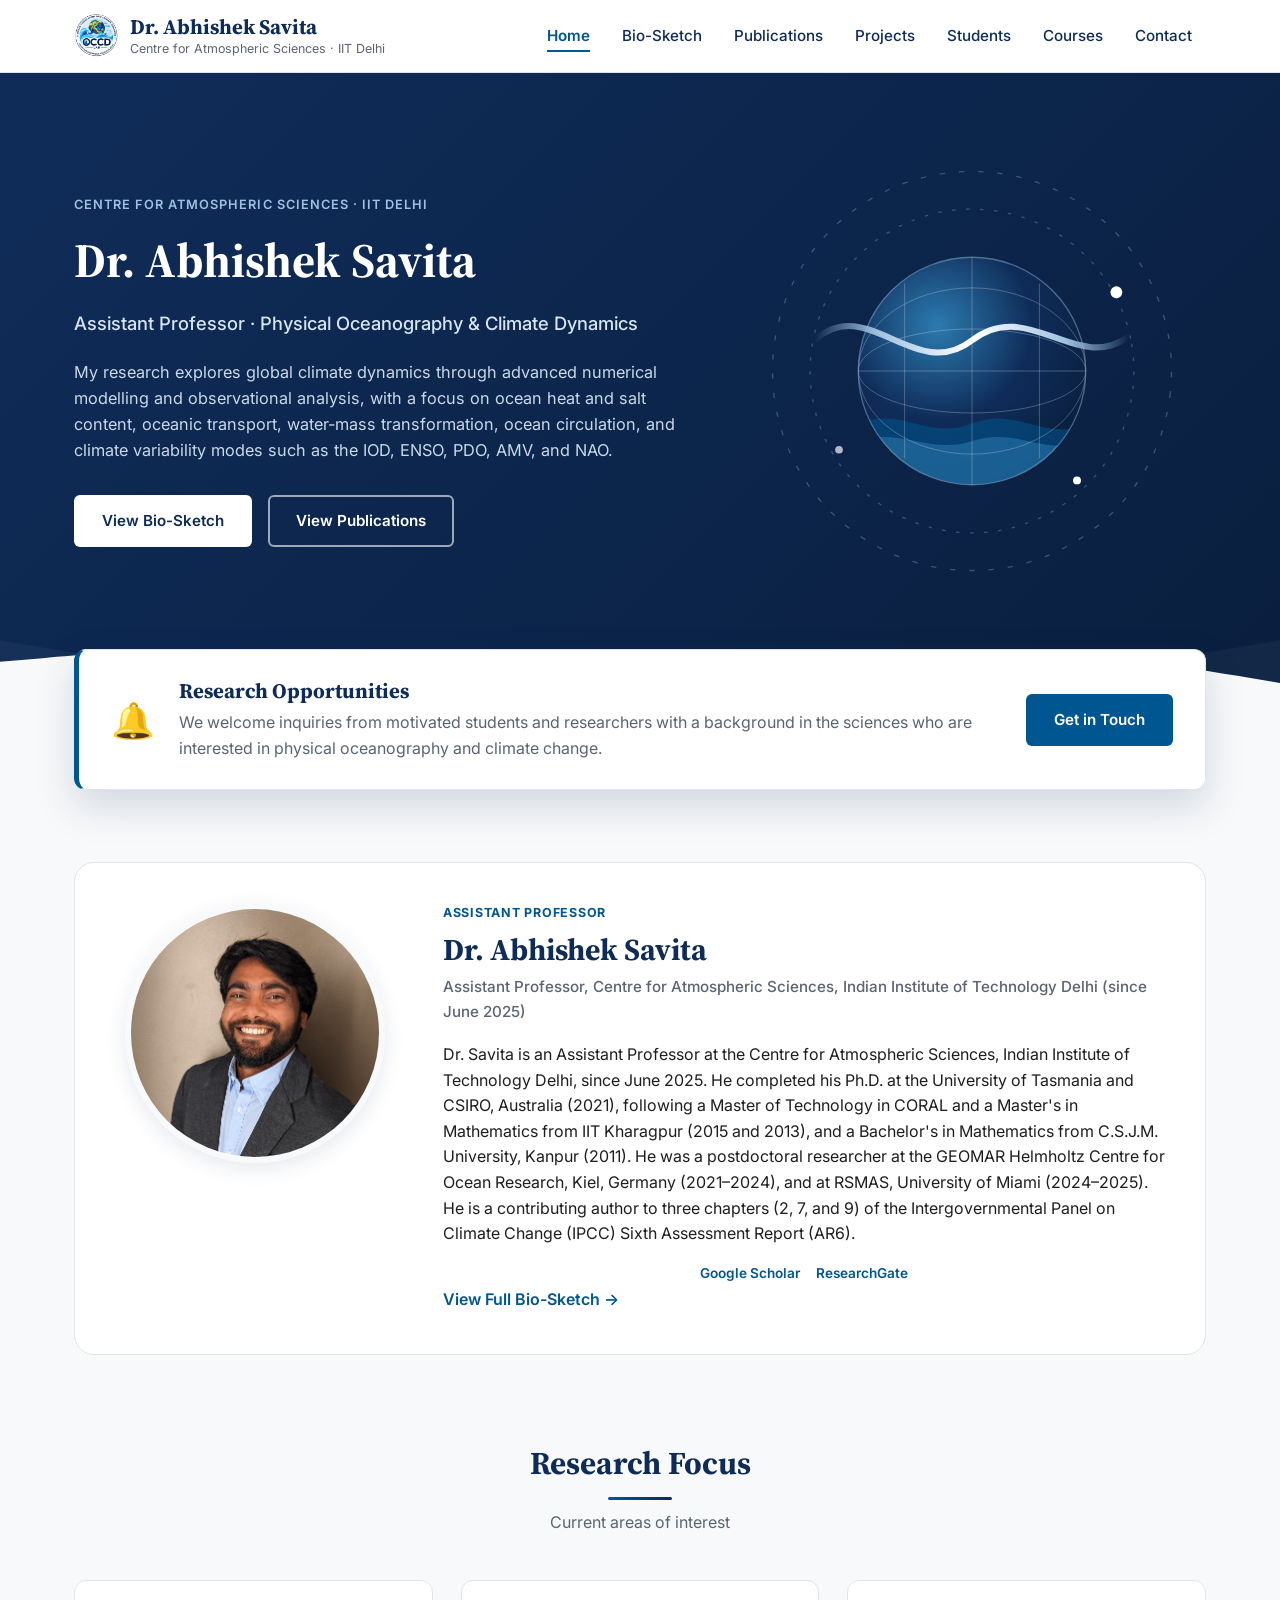
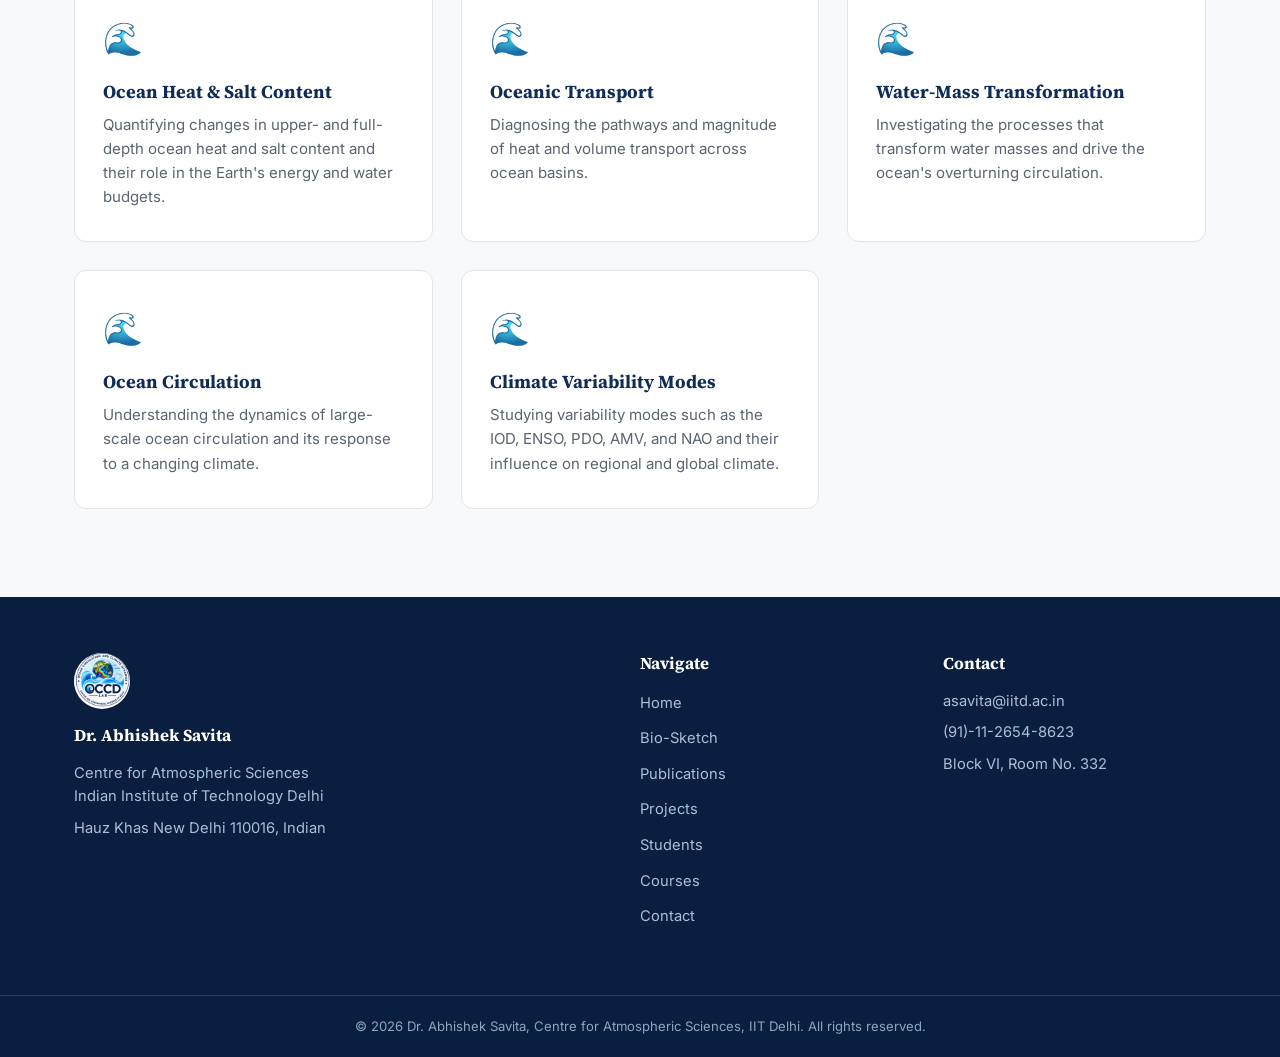
<file: index.html>
<!DOCTYPE html>
<html lang="en">
<head>
  <meta charset="UTF-8" />
  <meta name="viewport" content="width=device-width, initial-scale=1.0" />
  <title>Dr. Abhishek Savita | Centre for Atmospheric Sciences, IIT Delhi</title>
  <meta name="description" content="Dr. Abhishek Savita is an Assistant Professor at the Centre for Atmospheric Sciences, IIT Delhi, studying ocean circulation, ocean heat content, and climate variability." />
  <link rel="preconnect" href="https://fonts.googleapis.com">
  <link rel="preconnect" href="https://fonts.gstatic.com" crossorigin>
  <link href="https://fonts.googleapis.com/css2?family=Inter:wght@400;500;600;700;800&family=Source+Serif+4:wght@600;700&display=swap" rel="stylesheet">
  <link rel="icon" type="image/jpeg" href="images/occd-lab-logo.jpg" />
<link rel="stylesheet" href="css/style.css" />
</head>
<body>

  <!-- ===== Header & Navigation ===== -->
  <header class="site-header">
    <div class="container header-inner">
      <div class="brand">
        <a href="index.html" class="brand-link">
          <img src="images/occd-lab-logo.jpg" alt="OCCD Lab logo" class="brand-logo" />
          <div class="brand-text">
          <span class="brand-title" id="site-brand-title">Dr. Abhishek Savita</span>
          <span class="brand-subtitle" id="site-brand-subtitle">Centre for Atmospheric Sciences &middot; IIT Delhi</span>
          </div>
        </a>
      </div>

      <button class="nav-toggle" id="navToggle" aria-label="Toggle navigation menu" aria-expanded="false" aria-controls="primaryNav">
        <span></span>
        <span></span>
        <span></span>
      </button>

      <nav class="primary-nav" id="primaryNav" aria-label="Primary">
        <ul>
          <li><a href="index.html" class="active">Home</a></li>
          <li><a href="biosketch.html">Bio-Sketch</a></li>
          <li><a href="publications.html">Publications</a></li>
          <li><a href="projects.html">Projects</a></li>
          <li><a href="students.html">Students</a></li>
          <li><a href="courses.html">Courses</a></li>
          <li><a href="contact.html">Contact</a></li>
        </ul>
      </nav>
    </div>
  </header>

  <main>

    <!-- ===== Hero Banner ===== -->
    <section class="hero">
      <div class="container hero-grid">
        <div class="hero-text">
          <p class="hero-eyebrow" id="hero-eyebrow">Centre for Atmospheric Sciences &middot; IIT Delhi</p>
          <h1 class="hero-title" id="hero-title">Dr. Abhishek Savita</h1>
          <p class="hero-subtitle" id="hero-subtitle">Assistant Professor &middot; Physical Oceanography &amp; Climate Dynamics</p>
          <p class="hero-intro" id="hero-intro">
            My research explores global climate dynamics through advanced numerical modelling and
            observational analysis, with a focus on ocean heat and salt content, oceanic transport,
            water-mass transformation, ocean circulation, and climate variability modes such as the
            IOD, ENSO, PDO, AMV, and NAO.
          </p>
          <div class="hero-actions">
            <a href="biosketch.html" class="btn btn-primary">View Bio-Sketch</a>
            <a href="publications.html" class="btn btn-outline">View Publications</a>
          </div>
        </div>
        <div class="hero-visual">
          <img src="images/hero-circulation.svg" alt="" />
        </div>
      </div>
      <div class="hero-waves" aria-hidden="true">
        <div class="wave-track wave-track-back">
          <svg viewBox="0 0 1440 120" preserveAspectRatio="none"><path d="M0,32L48,42.7C96,53,192,75,288,74.7C384,75,480,53,576,48C672,43,768,53,864,64C960,75,1056,85,1152,80C1248,75,1344,53,1392,42.7L1440,32L1440,120L0,120Z"></path></svg>
          <svg viewBox="0 0 1440 120" preserveAspectRatio="none"><path d="M0,32L48,42.7C96,53,192,75,288,74.7C384,75,480,53,576,48C672,43,768,53,864,64C960,75,1056,85,1152,80C1248,75,1344,53,1392,42.7L1440,32L1440,120L0,120Z"></path></svg>
        </div>
        <div class="wave-track wave-track-front">
          <svg viewBox="0 0 1440 120" preserveAspectRatio="none"><path d="M0,64L48,58.7C96,53,192,43,288,48C384,53,480,75,576,80C672,85,768,75,864,64C960,53,1056,43,1152,48C1248,53,1344,75,1392,85.3L1440,96L1440,120L0,120Z"></path></svg>
          <svg viewBox="0 0 1440 120" preserveAspectRatio="none"><path d="M0,64L48,58.7C96,53,192,43,288,48C384,53,480,75,576,80C672,85,768,75,864,64C960,53,1056,43,1152,48C1248,53,1344,75,1392,85.3L1440,96L1440,120L0,120Z"></path></svg>
        </div>
      </div>
    </section>

    <div class="container">

      <!-- ===== Announcement Box ===== -->
      <section class="announcement reveal" aria-labelledby="announcement-heading">
        <div class="announcement-icon" aria-hidden="true">&#128276;</div>
        <div class="announcement-content">
          <h2 id="announcement-heading">Research Opportunities</h2>
          <p id="announcement-text"></p>
        </div>
        <div class="announcement-action">
          <a href="mailto:asavita@iitd.ac.in?subject=Research%20Opportunity%20Inquiry" class="btn btn-accent" id="announcement-email-link">
            Get in Touch
          </a>
        </div>
      </section>

      <!-- ===== Profile ===== -->
      <section class="profile-section" aria-labelledby="profile-heading">
        <div class="profile-grid">
          <div class="profile-image-wrap">
            <img
              id="home-photo"
              src="images/uploads/abhishek-savita.png"
              alt="Photograph of Dr. Abhishek Savita"
              class="profile-image"
              loading="lazy"
            />
          </div>
          <div class="profile-content">
            <p class="profile-eyebrow" id="profile-eyebrow">Assistant Professor</p>
            <h2 id="profile-heading">Dr. Abhishek Savita</h2>
            <p class="profile-titles" id="home-position"></p>
            <p class="profile-bio" id="home-bio"></p>
            <div class="member-links" id="home-profile-links"></div>
            <a href="biosketch.html" class="profile-link">
              View Full Bio-Sketch &rarr;
            </a>
          </div>
        </div>
      </section>

      <!-- ===== Research Focus ===== -->
      <section class="research-themes" aria-labelledby="themes-heading">
        <div class="section-heading">
          <h2 id="themes-heading">Research Focus</h2>
          <p id="research-focus-subtitle">Current areas of interest</p>
        </div>
        <div class="themes-grid" id="research-focus-grid"></div>
      </section>

    </div>
  </main>

  <!-- ===== Footer ===== -->
  <footer class="site-footer">
    <div class="container footer-inner">
      <div class="footer-col footer-about">
        <img src="images/occd-lab-logo.jpg" alt="OCCD Lab logo" class="footer-logo" />
        <h3 id="footer-about-name">Dr. Abhishek Savita</h3>
        <p id="footer-about-dept">Centre for Atmospheric Sciences<br />Indian Institute of Technology Delhi</p>
        <p id="footer-about-address">Hauz Khas New Delhi 110016, Indian</p>
      </div>
      <div class="footer-col footer-nav">
        <h3>Navigate</h3>
        <ul>
          <li><a href="index.html">Home</a></li>
          <li><a href="biosketch.html">Bio-Sketch</a></li>
          <li><a href="publications.html">Publications</a></li>
          <li><a href="projects.html">Projects</a></li>
          <li><a href="students.html">Students</a></li>
          <li><a href="courses.html">Courses</a></li>
          <li><a href="contact.html">Contact</a></li>
        </ul>
      </div>
      <div class="footer-col footer-contact">
        <h3>Contact</h3>
        <p><a href="mailto:asavita@iitd.ac.in" id="footer-contact-email">asavita@iitd.ac.in</a></p>
        <p id="footer-contact-phone">(91)-11-2654-8623</p>
        <p id="footer-contact-office">Block VI, Room No. 332</p>
      </div>
    </div>
    <div class="footer-bottom">
      <div class="container">
        <p id="footer-copyright">&copy; 2026 Dr. Abhishek Savita, Centre for Atmospheric Sciences, IIT Delhi. All rights reserved.</p>
      </div>
    </div>
  </footer>

  <script src="js/main.js" defer></script>
  <script src="js/site-chrome.js" defer></script>
  <script src="js/home-render.js" defer></script>
</body>
</html>
</file>
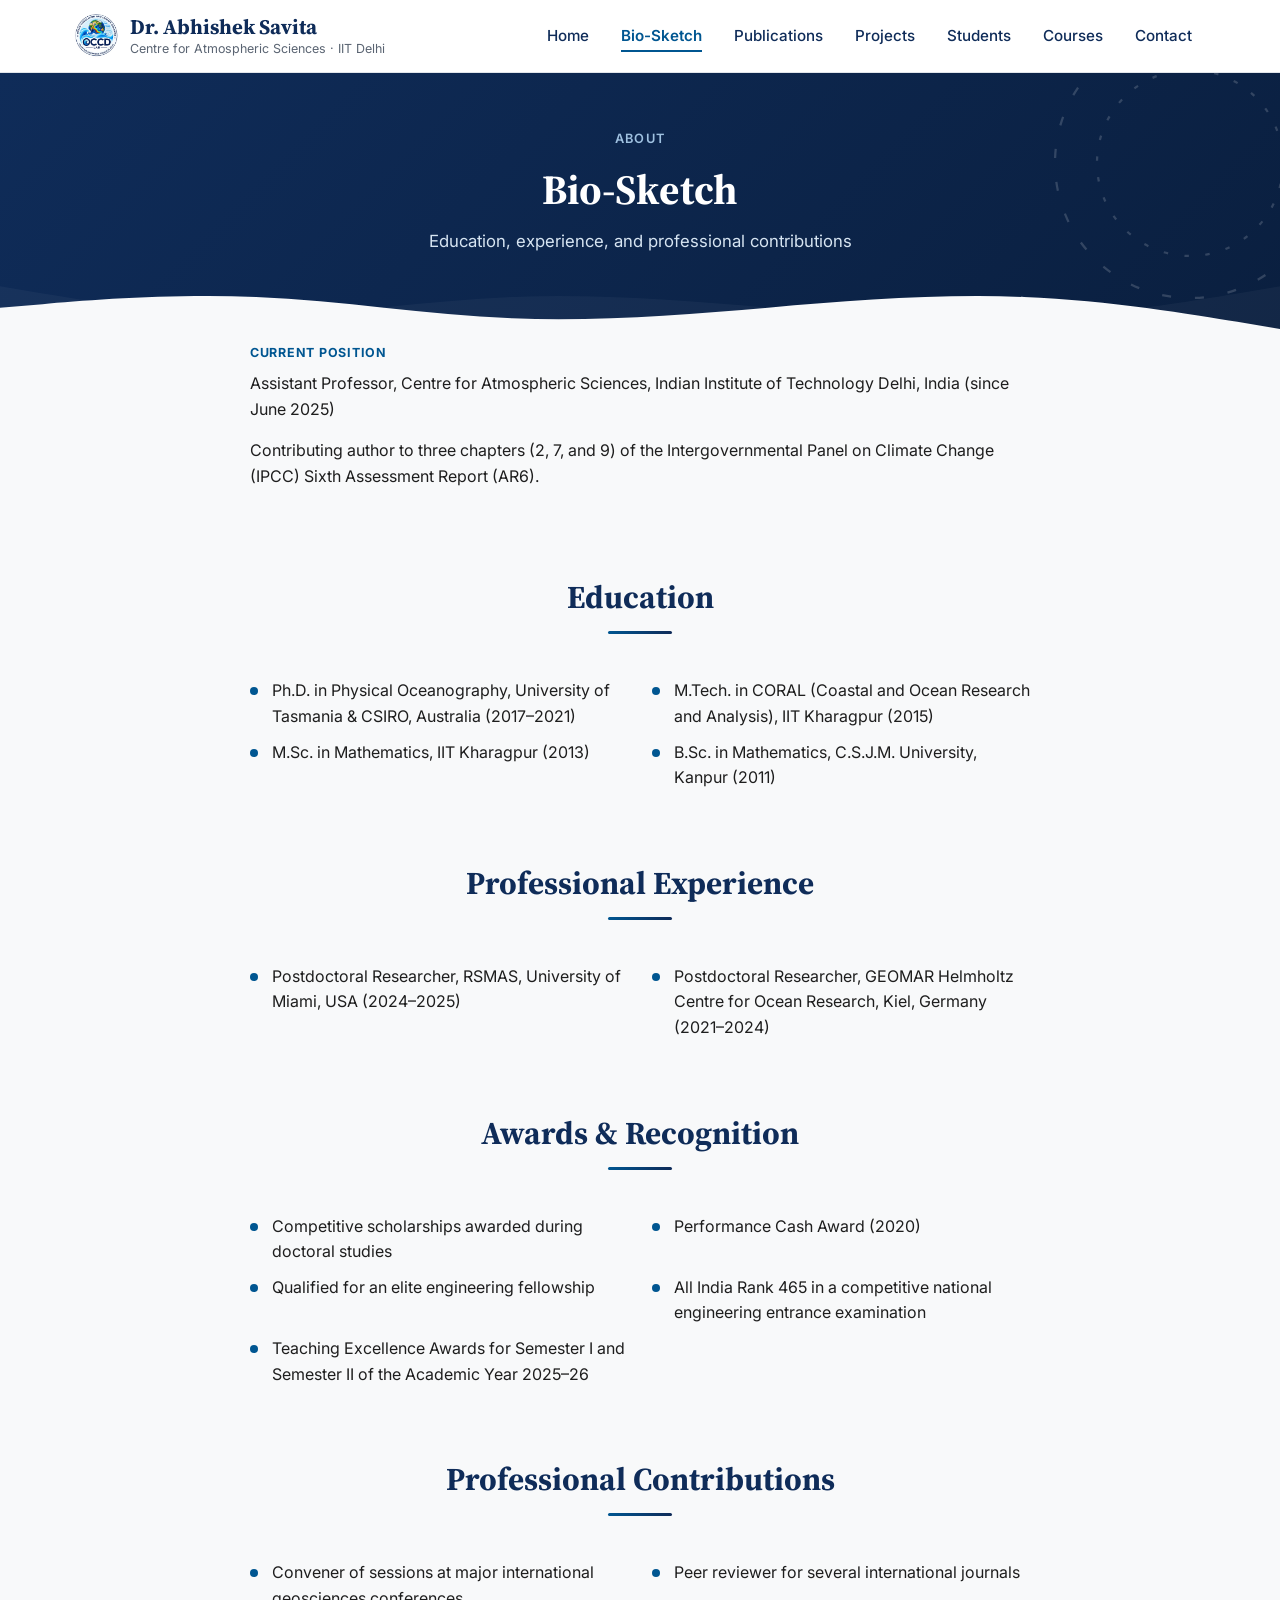
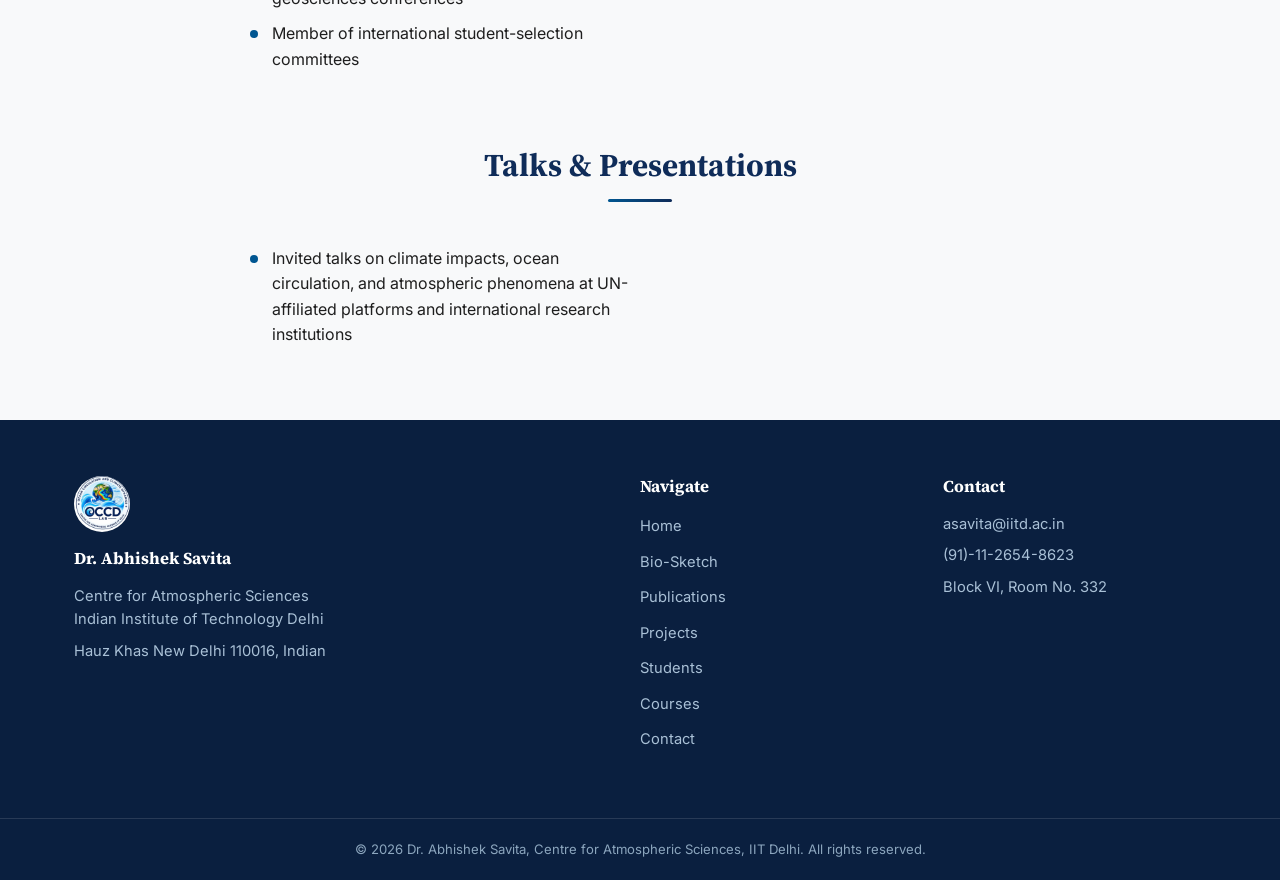
<file: biosketch.html>
<!DOCTYPE html>
<html lang="en">
<head>
  <meta charset="UTF-8" />
  <meta name="viewport" content="width=device-width, initial-scale=1.0" />
  <title>Bio-Sketch | Dr. Abhishek Savita</title>
  <meta name="description" content="Bio-sketch of Dr. Abhishek Savita, Assistant Professor at the Centre for Atmospheric Sciences, IIT Delhi — education, experience, awards, and professional contributions." />
  <link rel="preconnect" href="https://fonts.googleapis.com">
  <link rel="preconnect" href="https://fonts.gstatic.com" crossorigin>
  <link href="https://fonts.googleapis.com/css2?family=Inter:wght@400;500;600;700;800&family=Source+Serif+4:wght@600;700&display=swap" rel="stylesheet">
  <link rel="icon" type="image/jpeg" href="images/occd-lab-logo.jpg" />
<link rel="stylesheet" href="css/style.css" />
</head>
<body>

  <header class="site-header">
    <div class="container header-inner">
      <div class="brand">
        <a href="index.html" class="brand-link">
          <img src="images/occd-lab-logo.jpg" alt="OCCD Lab logo" class="brand-logo" />
          <div class="brand-text">
          <span class="brand-title" id="site-brand-title">Dr. Abhishek Savita</span>
          <span class="brand-subtitle" id="site-brand-subtitle">Centre for Atmospheric Sciences &middot; IIT Delhi</span>
          </div>
        </a>
      </div>

      <button class="nav-toggle" id="navToggle" aria-label="Toggle navigation menu" aria-expanded="false" aria-controls="primaryNav">
        <span></span><span></span><span></span>
      </button>

      <nav class="primary-nav" id="primaryNav" aria-label="Primary">
        <ul>
          <li><a href="index.html">Home</a></li>
          <li><a href="biosketch.html" class="active">Bio-Sketch</a></li>
          <li><a href="publications.html">Publications</a></li>
          <li><a href="projects.html">Projects</a></li>
          <li><a href="students.html">Students</a></li>
          <li><a href="courses.html">Courses</a></li>
          <li><a href="contact.html">Contact</a></li>
        </ul>
      </nav>
    </div>
  </header>

  <main>

    <section class="page-hero">
      <svg class="gyre-decoration" viewBox="0 0 200 200" aria-hidden="true" focusable="false">
        <circle class="gyre-ring gyre-ring-outer" cx="100" cy="100" r="90" />
        <circle class="gyre-ring gyre-ring-inner" cx="100" cy="100" r="62" />
      </svg>
      <div class="container">
        <p class="hero-eyebrow">About</p>
        <h1>Bio-Sketch</h1>
        <p class="page-hero-subtitle">Education, experience, and professional contributions</p>
      </div>
      <div class="hero-waves" aria-hidden="true">
        <div class="wave-track wave-track-back">
          <svg viewBox="0 0 1440 120" preserveAspectRatio="none"><path d="M0,32L48,42.7C96,53,192,75,288,74.7C384,75,480,53,576,48C672,43,768,53,864,64C960,75,1056,85,1152,80C1248,75,1344,53,1392,42.7L1440,32L1440,120L0,120Z"></path></svg>
          <svg viewBox="0 0 1440 120" preserveAspectRatio="none"><path d="M0,32L48,42.7C96,53,192,75,288,74.7C384,75,480,53,576,48C672,43,768,53,864,64C960,75,1056,85,1152,80C1248,75,1344,53,1392,42.7L1440,32L1440,120L0,120Z"></path></svg>
        </div>
        <div class="wave-track wave-track-front">
          <svg viewBox="0 0 1440 120" preserveAspectRatio="none"><path d="M0,64L48,58.7C96,53,192,43,288,48C384,53,480,75,576,80C672,85,768,75,864,64C960,53,1056,43,1152,48C1248,53,1344,75,1392,85.3L1440,96L1440,120L0,120Z"></path></svg>
          <svg viewBox="0 0 1440 120" preserveAspectRatio="none"><path d="M0,64L48,58.7C96,53,192,43,288,48C384,53,480,75,576,80C672,85,768,75,864,64C960,53,1056,43,1152,48C1248,53,1344,75,1392,85.3L1440,96L1440,120L0,120Z"></path></svg>
        </div>
      </div>
    </section>

    <div class="container" id="biosketch-content">

      <section class="profile-section reveal" aria-labelledby="position-heading">
        <div class="profile-content" style="max-width: 780px; margin: 0 auto;">
          <p class="profile-eyebrow">Current Position</p>
          <p class="profile-bio" id="biosketch-position"></p>
          <p class="profile-bio" id="biosketch-ipcc"></p>
        </div>
      </section>

      <section class="team-section" aria-labelledby="education-heading">
        <div class="section-heading">
          <h2 id="education-heading">Education</h2>
        </div>
        <ul class="profile-domains" id="biosketch-education" style="max-width: 780px; margin: 0 auto;"></ul>
      </section>

      <section class="team-section" aria-labelledby="experience-heading">
        <div class="section-heading">
          <h2 id="experience-heading">Professional Experience</h2>
        </div>
        <ul class="profile-domains" id="biosketch-experience" style="max-width: 780px; margin: 0 auto;"></ul>
      </section>

      <section class="team-section" aria-labelledby="awards-heading">
        <div class="section-heading">
          <h2 id="awards-heading">Awards &amp; Recognition</h2>
        </div>
        <ul class="profile-domains" id="biosketch-awards" style="max-width: 780px; margin: 0 auto;"></ul>
      </section>

      <section class="team-section" aria-labelledby="contributions-heading">
        <div class="section-heading">
          <h2 id="contributions-heading">Professional Contributions</h2>
        </div>
        <ul class="profile-domains" id="biosketch-contributions" style="max-width: 780px; margin: 0 auto;"></ul>
      </section>

      <section class="team-section" aria-labelledby="talks-heading">
        <div class="section-heading">
          <h2 id="talks-heading">Talks &amp; Presentations</h2>
        </div>
        <ul class="profile-domains" id="biosketch-talks" style="max-width: 780px; margin: 0 auto;"></ul>
      </section>

    </div>
  </main>

  <footer class="site-footer">
    <div class="container footer-inner">
      <div class="footer-col footer-about">
        <img src="images/occd-lab-logo.jpg" alt="OCCD Lab logo" class="footer-logo" />
        <h3 id="footer-about-name">Dr. Abhishek Savita</h3>
        <p id="footer-about-dept">Centre for Atmospheric Sciences<br />Indian Institute of Technology Delhi</p>
        <p id="footer-about-address">Hauz Khas New Delhi 110016, Indian</p>
      </div>
      <div class="footer-col footer-nav">
        <h3>Navigate</h3>
        <ul>
          <li><a href="index.html">Home</a></li>
          <li><a href="biosketch.html">Bio-Sketch</a></li>
          <li><a href="publications.html">Publications</a></li>
          <li><a href="projects.html">Projects</a></li>
          <li><a href="students.html">Students</a></li>
          <li><a href="courses.html">Courses</a></li>
          <li><a href="contact.html">Contact</a></li>
        </ul>
      </div>
      <div class="footer-col footer-contact">
        <h3>Contact</h3>
        <p><a href="mailto:asavita@iitd.ac.in" id="footer-contact-email">asavita@iitd.ac.in</a></p>
        <p id="footer-contact-phone">(91)-11-2654-8623</p>
        <p id="footer-contact-office">Block VI, Room No. 332</p>
      </div>
    </div>
    <div class="footer-bottom">
      <div class="container">
        <p id="footer-copyright">&copy; 2026 Dr. Abhishek Savita, Centre for Atmospheric Sciences, IIT Delhi. All rights reserved.</p>
      </div>
    </div>
  </footer>

  <script src="js/main.js" defer></script>
  <script src="js/site-chrome.js" defer></script>
  <script src="js/biosketch-render.js" defer></script>
</body>
</html>
</file>
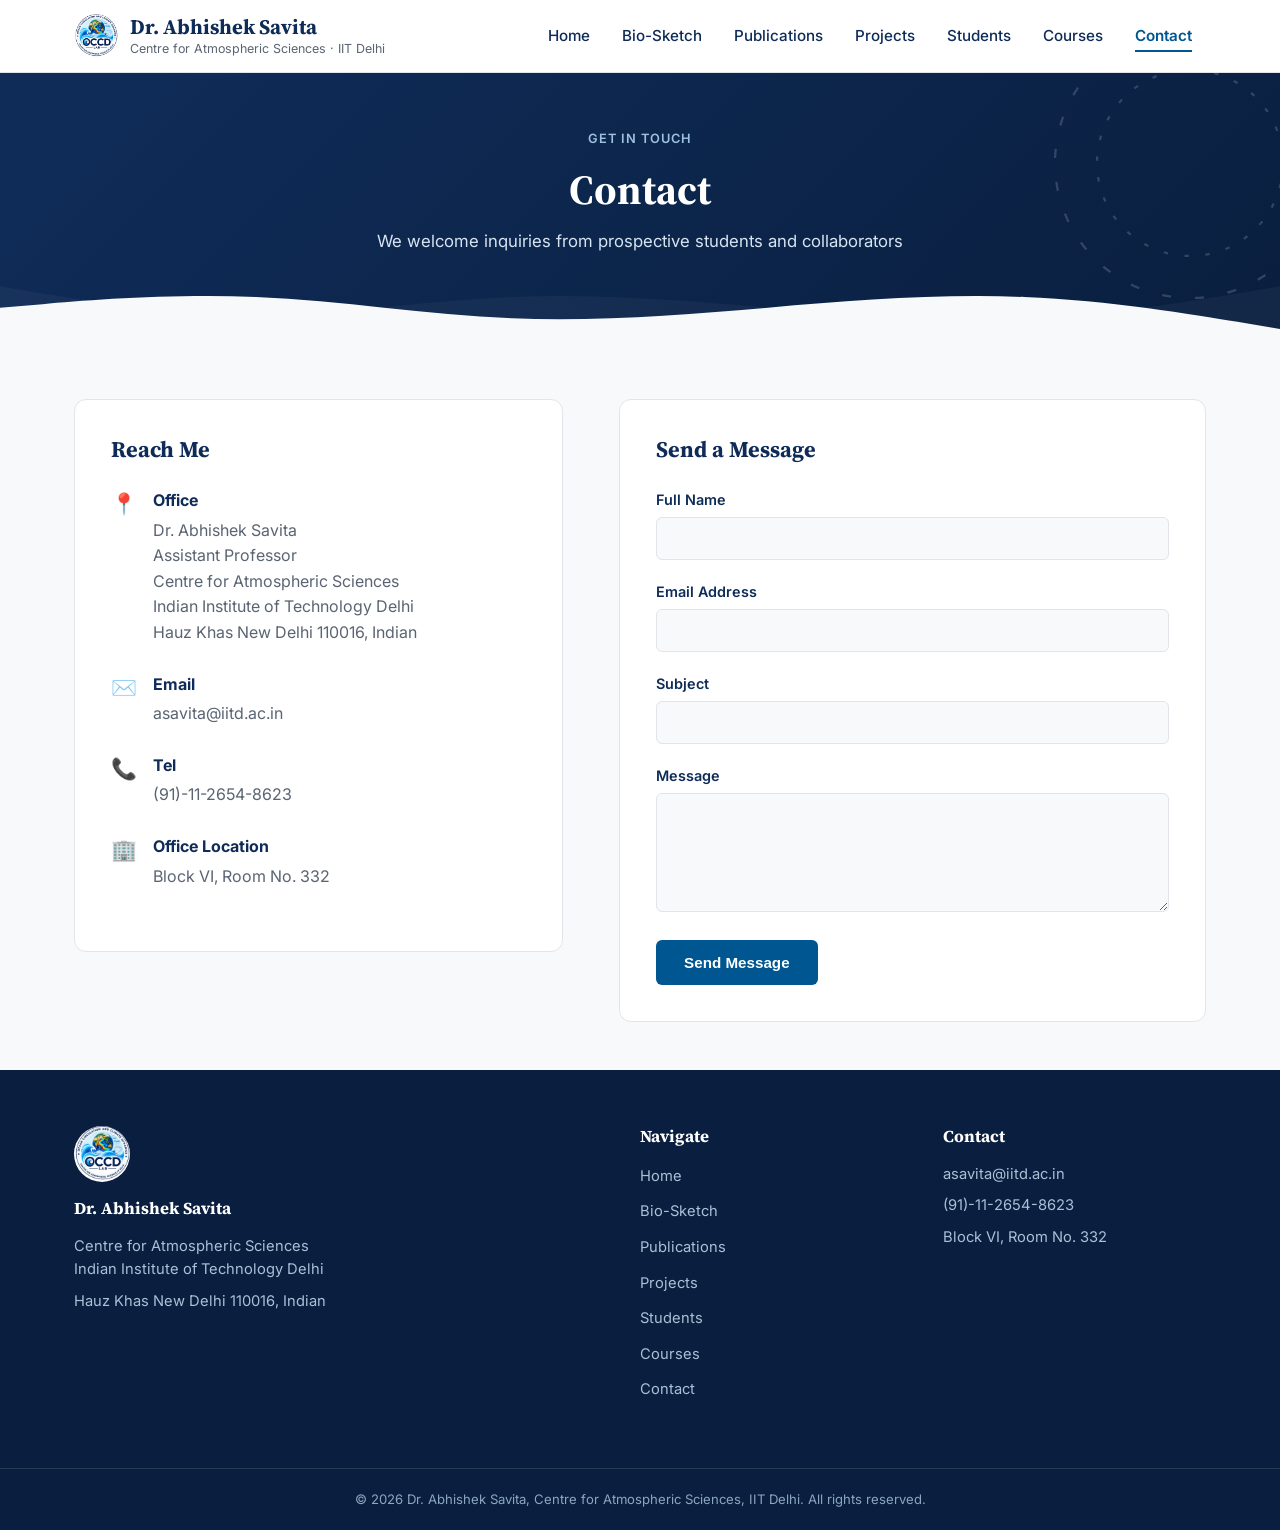
<file: contact.html>
<!DOCTYPE html>
<html lang="en">
<head>
  <meta charset="UTF-8" />
  <meta name="viewport" content="width=device-width, initial-scale=1.0" />
  <title>Contact | Dr. Abhishek Savita</title>
  <meta name="description" content="Contact Dr. Abhishek Savita, Assistant Professor at the Centre for Atmospheric Sciences, IIT Delhi." />
  <link rel="preconnect" href="https://fonts.googleapis.com">
  <link rel="preconnect" href="https://fonts.gstatic.com" crossorigin>
  <link href="https://fonts.googleapis.com/css2?family=Inter:wght@400;500;600;700;800&family=Source+Serif+4:wght@600;700&display=swap" rel="stylesheet">
  <link rel="icon" type="image/jpeg" href="images/occd-lab-logo.jpg" />
<link rel="stylesheet" href="css/style.css" />
</head>
<body>

  <header class="site-header">
    <div class="container header-inner">
      <div class="brand">
        <a href="index.html" class="brand-link">
          <img src="images/occd-lab-logo.jpg" alt="OCCD Lab logo" class="brand-logo" />
          <div class="brand-text">
          <span class="brand-title" id="site-brand-title">Dr. Abhishek Savita</span>
          <span class="brand-subtitle" id="site-brand-subtitle">Centre for Atmospheric Sciences &middot; IIT Delhi</span>
          </div>
        </a>
      </div>

      <button class="nav-toggle" id="navToggle" aria-label="Toggle navigation menu" aria-expanded="false" aria-controls="primaryNav">
        <span></span><span></span><span></span>
      </button>

      <nav class="primary-nav" id="primaryNav" aria-label="Primary">
        <ul>
          <li><a href="index.html">Home</a></li>
          <li><a href="biosketch.html">Bio-Sketch</a></li>
          <li><a href="publications.html">Publications</a></li>
          <li><a href="projects.html">Projects</a></li>
          <li><a href="students.html">Students</a></li>
          <li><a href="courses.html">Courses</a></li>
          <li><a href="contact.html" class="active">Contact</a></li>
        </ul>
      </nav>
    </div>
  </header>

  <main>

    <section class="page-hero">
      <svg class="gyre-decoration" viewBox="0 0 200 200" aria-hidden="true" focusable="false">
        <circle class="gyre-ring gyre-ring-outer" cx="100" cy="100" r="90" />
        <circle class="gyre-ring gyre-ring-inner" cx="100" cy="100" r="62" />
      </svg>
      <div class="container">
        <p class="hero-eyebrow">Get In Touch</p>
        <h1>Contact</h1>
        <p class="page-hero-subtitle">We welcome inquiries from prospective students and collaborators</p>
      </div>
      <div class="hero-waves" aria-hidden="true">
        <div class="wave-track wave-track-back">
          <svg viewBox="0 0 1440 120" preserveAspectRatio="none"><path d="M0,32L48,42.7C96,53,192,75,288,74.7C384,75,480,53,576,48C672,43,768,53,864,64C960,75,1056,85,1152,80C1248,75,1344,53,1392,42.7L1440,32L1440,120L0,120Z"></path></svg>
          <svg viewBox="0 0 1440 120" preserveAspectRatio="none"><path d="M0,32L48,42.7C96,53,192,75,288,74.7C384,75,480,53,576,48C672,43,768,53,864,64C960,75,1056,85,1152,80C1248,75,1344,53,1392,42.7L1440,32L1440,120L0,120Z"></path></svg>
        </div>
        <div class="wave-track wave-track-front">
          <svg viewBox="0 0 1440 120" preserveAspectRatio="none"><path d="M0,64L48,58.7C96,53,192,43,288,48C384,53,480,75,576,80C672,85,768,75,864,64C960,53,1056,43,1152,48C1248,53,1344,75,1392,85.3L1440,96L1440,120L0,120Z"></path></svg>
          <svg viewBox="0 0 1440 120" preserveAspectRatio="none"><path d="M0,64L48,58.7C96,53,192,43,288,48C384,53,480,75,576,80C672,85,768,75,864,64C960,53,1056,43,1152,48C1248,53,1344,75,1392,85.3L1440,96L1440,120L0,120Z"></path></svg>
        </div>
      </div>
    </section>

    <div class="container">

      <section class="contact-grid" aria-label="Contact information and form">

        <div class="contact-info reveal">
          <h2>Reach Me</h2>
          <ul class="contact-info-list">
            <li>
              <span class="contact-icon" aria-hidden="true">&#128205;</span>
              <div>
                <strong>Office</strong>
                <p id="contact-office-block" style="white-space: pre-line;"></p>
              </div>
            </li>
            <li>
              <span class="contact-icon" aria-hidden="true">&#9993;&#65039;</span>
              <div>
                <strong>Email</strong>
                <p><a href="mailto:asavita@iitd.ac.in" id="contact-email"></a></p>
              </div>
            </li>
            <li>
              <span class="contact-icon" aria-hidden="true">&#128222;</span>
              <div>
                <strong>Tel</strong>
                <p id="contact-phone"></p>
              </div>
            </li>
            <li>
              <span class="contact-icon" aria-hidden="true">&#127970;</span>
              <div>
                <strong>Office Location</strong>
                <p id="contact-office"></p>
              </div>
            </li>
          </ul>
        </div>

        <form class="contact-form reveal" name="contact" method="POST" action="/contact.html" data-netlify="true" netlify-honeypot="bot-field" id="contact-form">
          <h2>Send a Message</h2>
          <p class="form-status" id="form-status" role="status" hidden></p>
          <input type="hidden" name="form-name" value="contact" />
          <p style="display: none;">
            <label>Don&rsquo;t fill this out if you're human: <input name="bot-field" /></label>
          </p>
          <div class="form-group">
            <label for="name">Full Name</label>
            <input type="text" id="name" name="name" required />
          </div>
          <div class="form-group">
            <label for="email">Email Address</label>
            <input type="email" id="email" name="email" required />
          </div>
          <div class="form-group">
            <label for="subject">Subject</label>
            <input type="text" id="subject" name="subject" />
          </div>
          <div class="form-group">
            <label for="message">Message</label>
            <textarea id="message" name="message" rows="5" required></textarea>
          </div>
          <button type="submit" class="btn btn-accent">Send Message</button>
        </form>

      </section>

    </div>
  </main>

  <footer class="site-footer">
    <div class="container footer-inner">
      <div class="footer-col footer-about">
        <img src="images/occd-lab-logo.jpg" alt="OCCD Lab logo" class="footer-logo" />
        <h3 id="footer-about-name">Dr. Abhishek Savita</h3>
        <p id="footer-about-dept">Centre for Atmospheric Sciences<br />Indian Institute of Technology Delhi</p>
        <p id="footer-about-address">Hauz Khas New Delhi 110016, Indian</p>
      </div>
      <div class="footer-col footer-nav">
        <h3>Navigate</h3>
        <ul>
          <li><a href="index.html">Home</a></li>
          <li><a href="biosketch.html">Bio-Sketch</a></li>
          <li><a href="publications.html">Publications</a></li>
          <li><a href="projects.html">Projects</a></li>
          <li><a href="students.html">Students</a></li>
          <li><a href="courses.html">Courses</a></li>
          <li><a href="contact.html">Contact</a></li>
        </ul>
      </div>
      <div class="footer-col footer-contact">
        <h3>Contact</h3>
        <p><a href="mailto:asavita@iitd.ac.in" id="footer-contact-email">asavita@iitd.ac.in</a></p>
        <p id="footer-contact-phone">(91)-11-2654-8623</p>
        <p id="footer-contact-office">Block VI, Room No. 332</p>
      </div>
    </div>
    <div class="footer-bottom">
      <div class="container">
        <p id="footer-copyright">&copy; 2026 Dr. Abhishek Savita, Centre for Atmospheric Sciences, IIT Delhi. All rights reserved.</p>
      </div>
    </div>
  </footer>

  <script src="js/main.js" defer></script>
  <script src="js/site-chrome.js" defer></script>
  <script src="js/contact-render.js" defer></script>
</body>
</html>
</file>
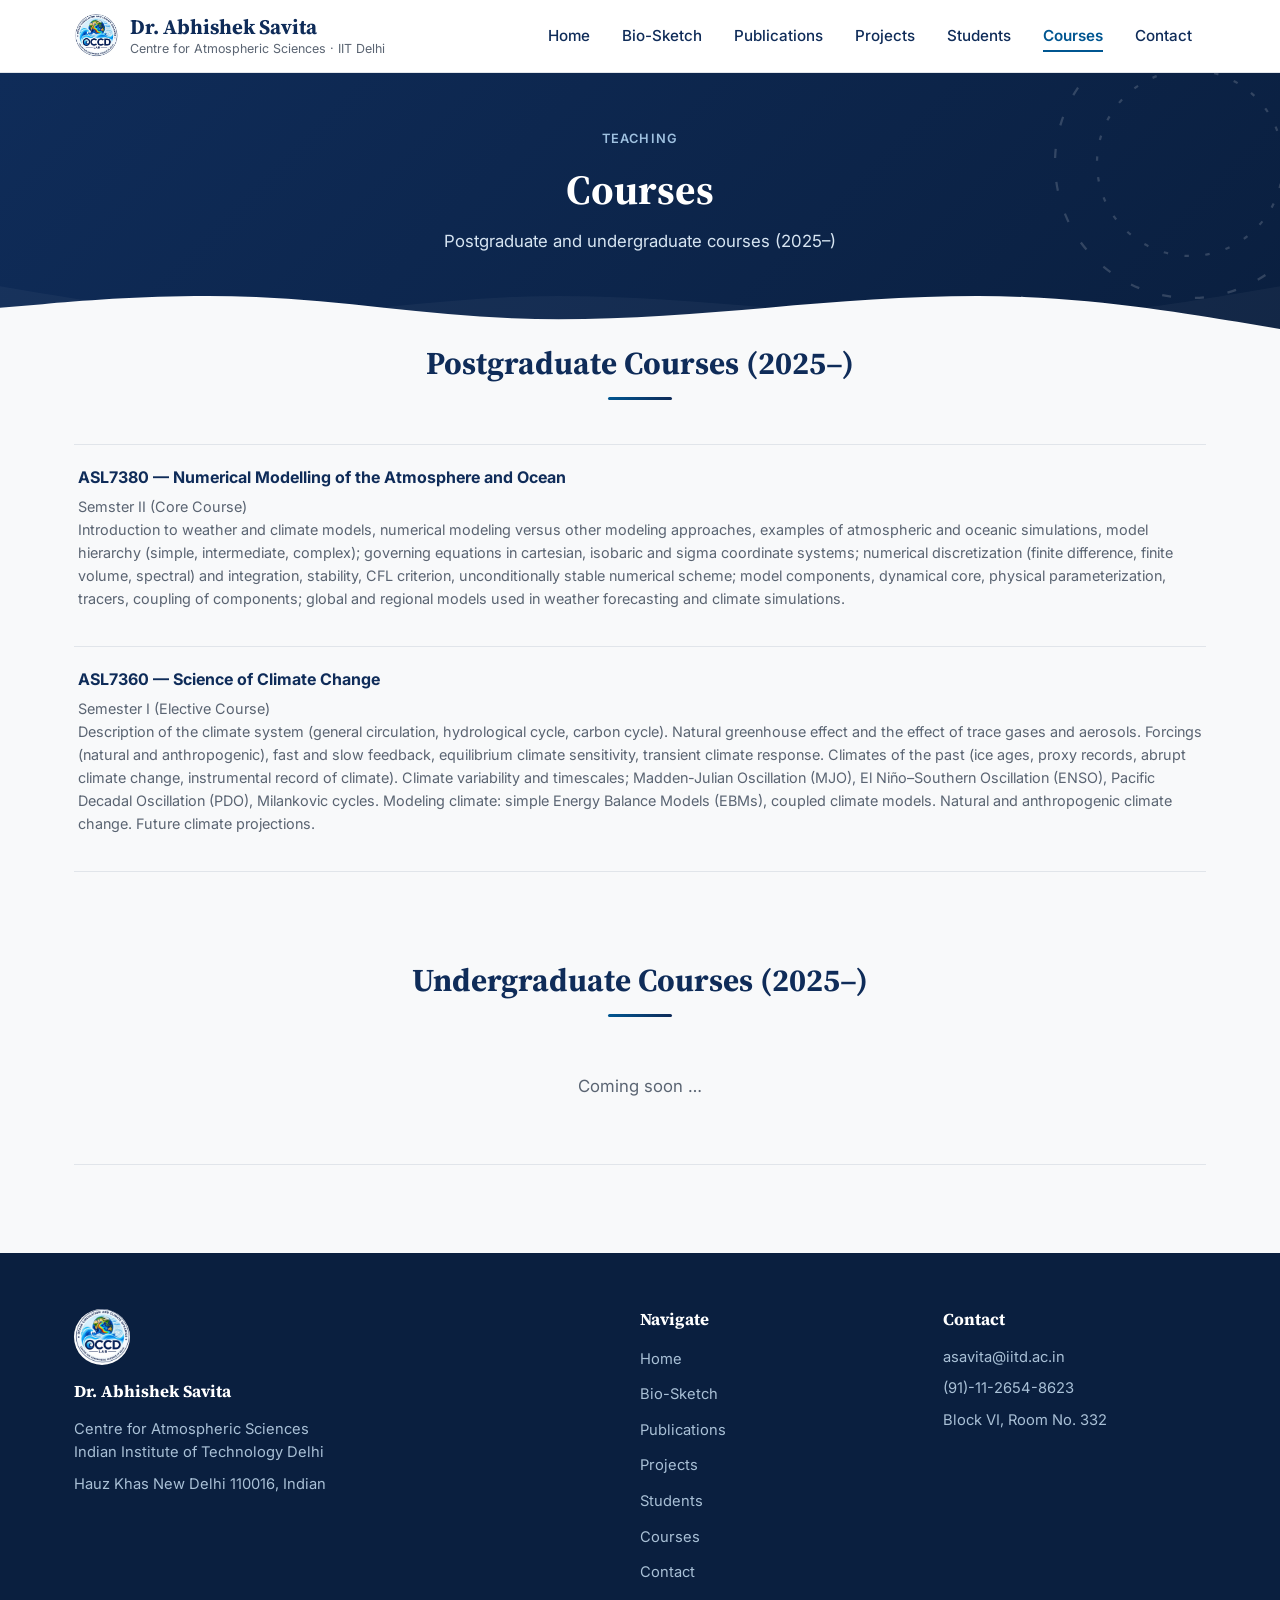
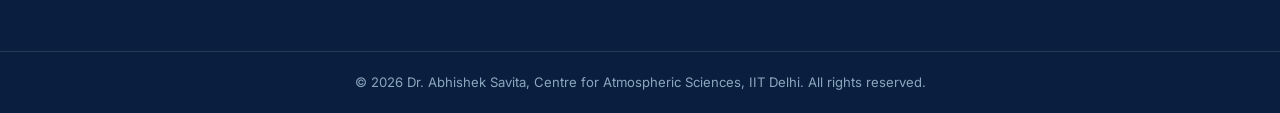
<file: courses.html>
<!DOCTYPE html>
<html lang="en">
<head>
  <meta charset="UTF-8" />
  <meta name="viewport" content="width=device-width, initial-scale=1.0" />
  <title>Courses | Dr. Abhishek Savita</title>
  <meta name="description" content="Postgraduate and undergraduate courses taught by Dr. Abhishek Savita, Centre for Atmospheric Sciences, IIT Delhi." />
  <link rel="preconnect" href="https://fonts.googleapis.com">
  <link rel="preconnect" href="https://fonts.gstatic.com" crossorigin>
  <link href="https://fonts.googleapis.com/css2?family=Inter:wght@400;500;600;700;800&family=Source+Serif+4:wght@600;700&display=swap" rel="stylesheet">
  <link rel="icon" type="image/jpeg" href="images/occd-lab-logo.jpg" />
<link rel="stylesheet" href="css/style.css" />
</head>
<body>

  <header class="site-header">
    <div class="container header-inner">
      <div class="brand">
        <a href="index.html" class="brand-link">
          <img src="images/occd-lab-logo.jpg" alt="OCCD Lab logo" class="brand-logo" />
          <div class="brand-text">
          <span class="brand-title" id="site-brand-title">Dr. Abhishek Savita</span>
          <span class="brand-subtitle" id="site-brand-subtitle">Centre for Atmospheric Sciences &middot; IIT Delhi</span>
          </div>
        </a>
      </div>

      <button class="nav-toggle" id="navToggle" aria-label="Toggle navigation menu" aria-expanded="false" aria-controls="primaryNav">
        <span></span><span></span><span></span>
      </button>

      <nav class="primary-nav" id="primaryNav" aria-label="Primary">
        <ul>
          <li><a href="index.html">Home</a></li>
          <li><a href="biosketch.html">Bio-Sketch</a></li>
          <li><a href="publications.html">Publications</a></li>
          <li><a href="projects.html">Projects</a></li>
          <li><a href="students.html">Students</a></li>
          <li><a href="courses.html" class="active">Courses</a></li>
          <li><a href="contact.html">Contact</a></li>
        </ul>
      </nav>
    </div>
  </header>

  <main>

    <section class="page-hero">
      <svg class="gyre-decoration" viewBox="0 0 200 200" aria-hidden="true" focusable="false">
        <circle class="gyre-ring gyre-ring-outer" cx="100" cy="100" r="90" />
        <circle class="gyre-ring gyre-ring-inner" cx="100" cy="100" r="62" />
      </svg>
      <div class="container">
        <p class="hero-eyebrow">Teaching</p>
        <h1>Courses</h1>
        <p class="page-hero-subtitle">Postgraduate and undergraduate courses (2025&ndash;)</p>
      </div>
      <div class="hero-waves" aria-hidden="true">
        <div class="wave-track wave-track-back">
          <svg viewBox="0 0 1440 120" preserveAspectRatio="none"><path d="M0,32L48,42.7C96,53,192,75,288,74.7C384,75,480,53,576,48C672,43,768,53,864,64C960,75,1056,85,1152,80C1248,75,1344,53,1392,42.7L1440,32L1440,120L0,120Z"></path></svg>
          <svg viewBox="0 0 1440 120" preserveAspectRatio="none"><path d="M0,32L48,42.7C96,53,192,75,288,74.7C384,75,480,53,576,48C672,43,768,53,864,64C960,75,1056,85,1152,80C1248,75,1344,53,1392,42.7L1440,32L1440,120L0,120Z"></path></svg>
        </div>
        <div class="wave-track wave-track-front">
          <svg viewBox="0 0 1440 120" preserveAspectRatio="none"><path d="M0,64L48,58.7C96,53,192,43,288,48C384,53,480,75,576,80C672,85,768,75,864,64C960,53,1056,43,1152,48C1248,53,1344,75,1392,85.3L1440,96L1440,120L0,120Z"></path></svg>
          <svg viewBox="0 0 1440 120" preserveAspectRatio="none"><path d="M0,64L48,58.7C96,53,192,43,288,48C384,53,480,75,576,80C672,85,768,75,864,64C960,53,1056,43,1152,48C1248,53,1344,75,1392,85.3L1440,96L1440,120L0,120Z"></path></svg>
        </div>
      </div>
    </section>

    <div class="container">

      <section class="funding-section" aria-labelledby="postgrad-heading">
        <div class="section-heading">
          <h2 id="postgrad-heading">Postgraduate Courses (2025&ndash;)</h2>
        </div>
        <p class="research-intro" id="postgraduate-courses-empty">Coming soon &hellip;</p>
        <ul class="funding-list" id="postgraduate-courses-list"></ul>
      </section>

      <section class="funding-section" aria-labelledby="undergrad-heading">
        <div class="section-heading">
          <h2 id="undergrad-heading">Undergraduate Courses (2025&ndash;)</h2>
        </div>
        <p class="research-intro" id="undergraduate-courses-empty">Coming soon &hellip;</p>
        <ul class="funding-list" id="undergraduate-courses-list"></ul>
      </section>

    </div>
  </main>

  <footer class="site-footer">
    <div class="container footer-inner">
      <div class="footer-col footer-about">
        <img src="images/occd-lab-logo.jpg" alt="OCCD Lab logo" class="footer-logo" />
        <h3 id="footer-about-name">Dr. Abhishek Savita</h3>
        <p id="footer-about-dept">Centre for Atmospheric Sciences<br />Indian Institute of Technology Delhi</p>
        <p id="footer-about-address">Hauz Khas New Delhi 110016, Indian</p>
      </div>
      <div class="footer-col footer-nav">
        <h3>Navigate</h3>
        <ul>
          <li><a href="index.html">Home</a></li>
          <li><a href="biosketch.html">Bio-Sketch</a></li>
          <li><a href="publications.html">Publications</a></li>
          <li><a href="projects.html">Projects</a></li>
          <li><a href="students.html">Students</a></li>
          <li><a href="courses.html">Courses</a></li>
          <li><a href="contact.html">Contact</a></li>
        </ul>
      </div>
      <div class="footer-col footer-contact">
        <h3>Contact</h3>
        <p><a href="mailto:asavita@iitd.ac.in" id="footer-contact-email">asavita@iitd.ac.in</a></p>
        <p id="footer-contact-phone">(91)-11-2654-8623</p>
        <p id="footer-contact-office">Block VI, Room No. 332</p>
      </div>
    </div>
    <div class="footer-bottom">
      <div class="container">
        <p id="footer-copyright">&copy; 2026 Dr. Abhishek Savita, Centre for Atmospheric Sciences, IIT Delhi. All rights reserved.</p>
      </div>
    </div>
  </footer>

  <script src="js/main.js" defer></script>
  <script src="js/site-chrome.js" defer></script>
  <script src="js/courses-render.js" defer></script>
</body>
</html>
</file>
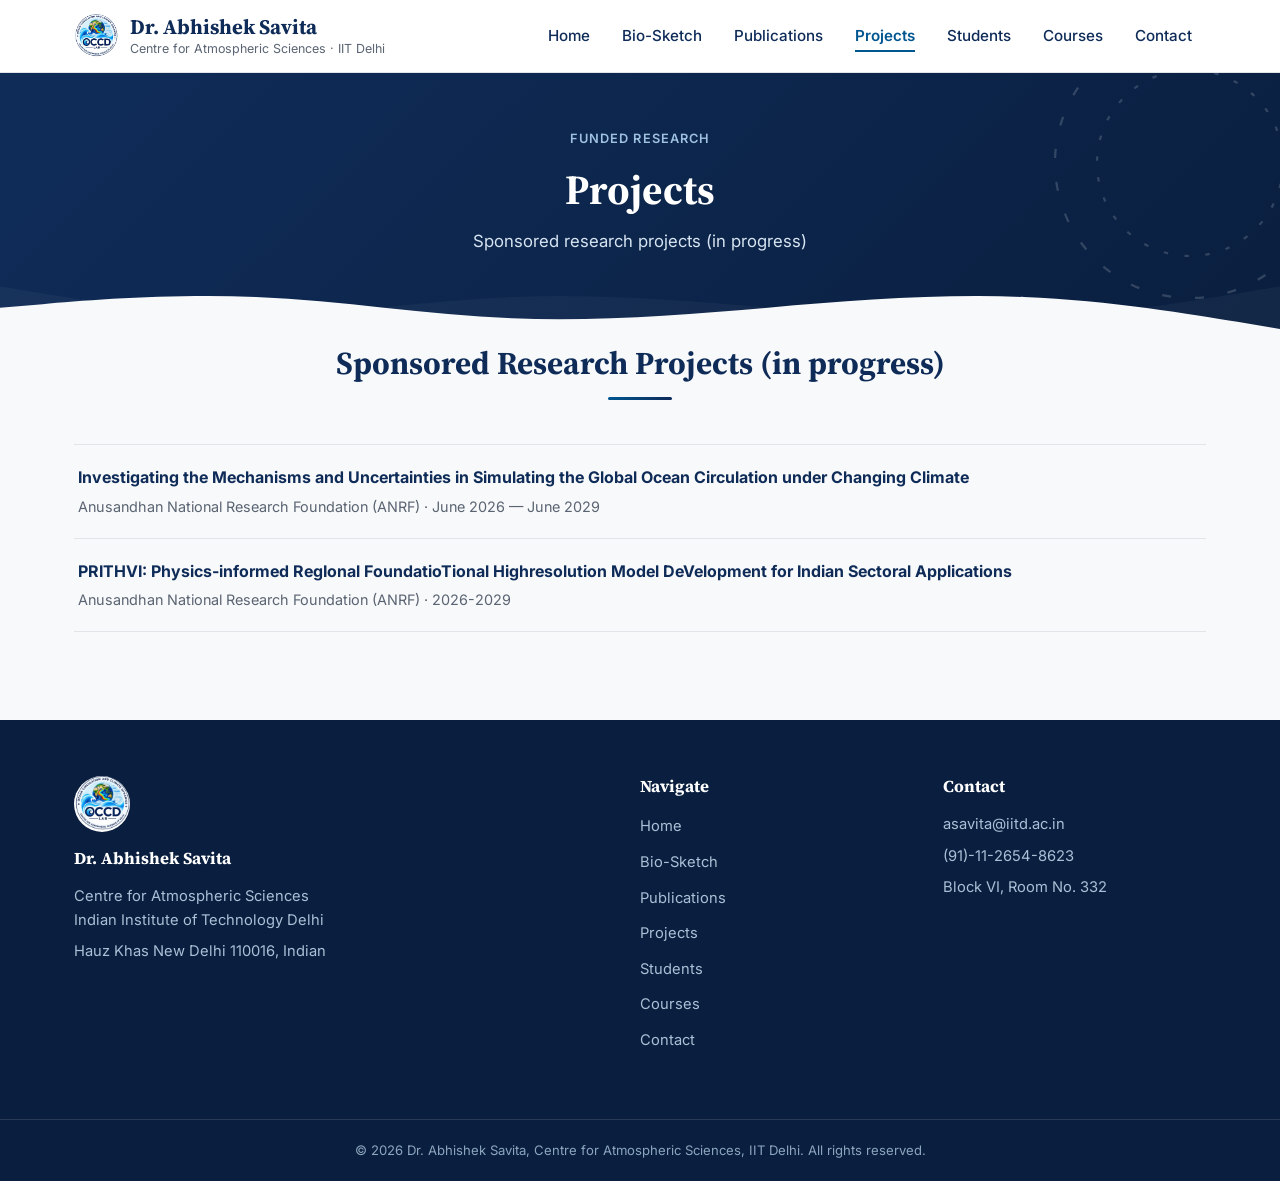
<file: projects.html>
<!DOCTYPE html>
<html lang="en">
<head>
  <meta charset="UTF-8" />
  <meta name="viewport" content="width=device-width, initial-scale=1.0" />
  <title>Projects | Dr. Abhishek Savita</title>
  <meta name="description" content="Sponsored research projects led by Dr. Abhishek Savita, Centre for Atmospheric Sciences, IIT Delhi." />
  <link rel="preconnect" href="https://fonts.googleapis.com">
  <link rel="preconnect" href="https://fonts.gstatic.com" crossorigin>
  <link href="https://fonts.googleapis.com/css2?family=Inter:wght@400;500;600;700;800&family=Source+Serif+4:wght@600;700&display=swap" rel="stylesheet">
  <link rel="icon" type="image/jpeg" href="images/occd-lab-logo.jpg" />
<link rel="stylesheet" href="css/style.css" />
</head>
<body>

  <header class="site-header">
    <div class="container header-inner">
      <div class="brand">
        <a href="index.html" class="brand-link">
          <img src="images/occd-lab-logo.jpg" alt="OCCD Lab logo" class="brand-logo" />
          <div class="brand-text">
          <span class="brand-title" id="site-brand-title">Dr. Abhishek Savita</span>
          <span class="brand-subtitle" id="site-brand-subtitle">Centre for Atmospheric Sciences &middot; IIT Delhi</span>
          </div>
        </a>
      </div>

      <button class="nav-toggle" id="navToggle" aria-label="Toggle navigation menu" aria-expanded="false" aria-controls="primaryNav">
        <span></span><span></span><span></span>
      </button>

      <nav class="primary-nav" id="primaryNav" aria-label="Primary">
        <ul>
          <li><a href="index.html">Home</a></li>
          <li><a href="biosketch.html">Bio-Sketch</a></li>
          <li><a href="publications.html">Publications</a></li>
          <li><a href="projects.html" class="active">Projects</a></li>
          <li><a href="students.html">Students</a></li>
          <li><a href="courses.html">Courses</a></li>
          <li><a href="contact.html">Contact</a></li>
        </ul>
      </nav>
    </div>
  </header>

  <main>

    <section class="page-hero">
      <svg class="gyre-decoration" viewBox="0 0 200 200" aria-hidden="true" focusable="false">
        <circle class="gyre-ring gyre-ring-outer" cx="100" cy="100" r="90" />
        <circle class="gyre-ring gyre-ring-inner" cx="100" cy="100" r="62" />
      </svg>
      <div class="container">
        <p class="hero-eyebrow">Funded Research</p>
        <h1>Projects</h1>
        <p class="page-hero-subtitle">Sponsored research projects (in progress)</p>
      </div>
      <div class="hero-waves" aria-hidden="true">
        <div class="wave-track wave-track-back">
          <svg viewBox="0 0 1440 120" preserveAspectRatio="none"><path d="M0,32L48,42.7C96,53,192,75,288,74.7C384,75,480,53,576,48C672,43,768,53,864,64C960,75,1056,85,1152,80C1248,75,1344,53,1392,42.7L1440,32L1440,120L0,120Z"></path></svg>
          <svg viewBox="0 0 1440 120" preserveAspectRatio="none"><path d="M0,32L48,42.7C96,53,192,75,288,74.7C384,75,480,53,576,48C672,43,768,53,864,64C960,75,1056,85,1152,80C1248,75,1344,53,1392,42.7L1440,32L1440,120L0,120Z"></path></svg>
        </div>
        <div class="wave-track wave-track-front">
          <svg viewBox="0 0 1440 120" preserveAspectRatio="none"><path d="M0,64L48,58.7C96,53,192,43,288,48C384,53,480,75,576,80C672,85,768,75,864,64C960,53,1056,43,1152,48C1248,53,1344,75,1392,85.3L1440,96L1440,120L0,120Z"></path></svg>
          <svg viewBox="0 0 1440 120" preserveAspectRatio="none"><path d="M0,64L48,58.7C96,53,192,43,288,48C384,53,480,75,576,80C672,85,768,75,864,64C960,53,1056,43,1152,48C1248,53,1344,75,1392,85.3L1440,96L1440,120L0,120Z"></path></svg>
        </div>
      </div>
    </section>

    <div class="container">

      <section class="funding-section" aria-labelledby="funding-heading">
        <div class="section-heading">
          <h2 id="funding-heading">Sponsored Research Projects (in progress)</h2>
        </div>
        <p class="research-intro" id="projects-empty">Coming soon &hellip;</p>
        <ul class="funding-list" id="projects-list"></ul>
      </section>

    </div>
  </main>

  <footer class="site-footer">
    <div class="container footer-inner">
      <div class="footer-col footer-about">
        <img src="images/occd-lab-logo.jpg" alt="OCCD Lab logo" class="footer-logo" />
        <h3 id="footer-about-name">Dr. Abhishek Savita</h3>
        <p id="footer-about-dept">Centre for Atmospheric Sciences<br />Indian Institute of Technology Delhi</p>
        <p id="footer-about-address">Hauz Khas New Delhi 110016, Indian</p>
      </div>
      <div class="footer-col footer-nav">
        <h3>Navigate</h3>
        <ul>
          <li><a href="index.html">Home</a></li>
          <li><a href="biosketch.html">Bio-Sketch</a></li>
          <li><a href="publications.html">Publications</a></li>
          <li><a href="projects.html">Projects</a></li>
          <li><a href="students.html">Students</a></li>
          <li><a href="courses.html">Courses</a></li>
          <li><a href="contact.html">Contact</a></li>
        </ul>
      </div>
      <div class="footer-col footer-contact">
        <h3>Contact</h3>
        <p><a href="mailto:asavita@iitd.ac.in" id="footer-contact-email">asavita@iitd.ac.in</a></p>
        <p id="footer-contact-phone">(91)-11-2654-8623</p>
        <p id="footer-contact-office">Block VI, Room No. 332</p>
      </div>
    </div>
    <div class="footer-bottom">
      <div class="container">
        <p id="footer-copyright">&copy; 2026 Dr. Abhishek Savita, Centre for Atmospheric Sciences, IIT Delhi. All rights reserved.</p>
      </div>
    </div>
  </footer>

  <script src="js/main.js" defer></script>
  <script src="js/site-chrome.js" defer></script>
  <script src="js/projects-render.js" defer></script>
</body>
</html>
</file>
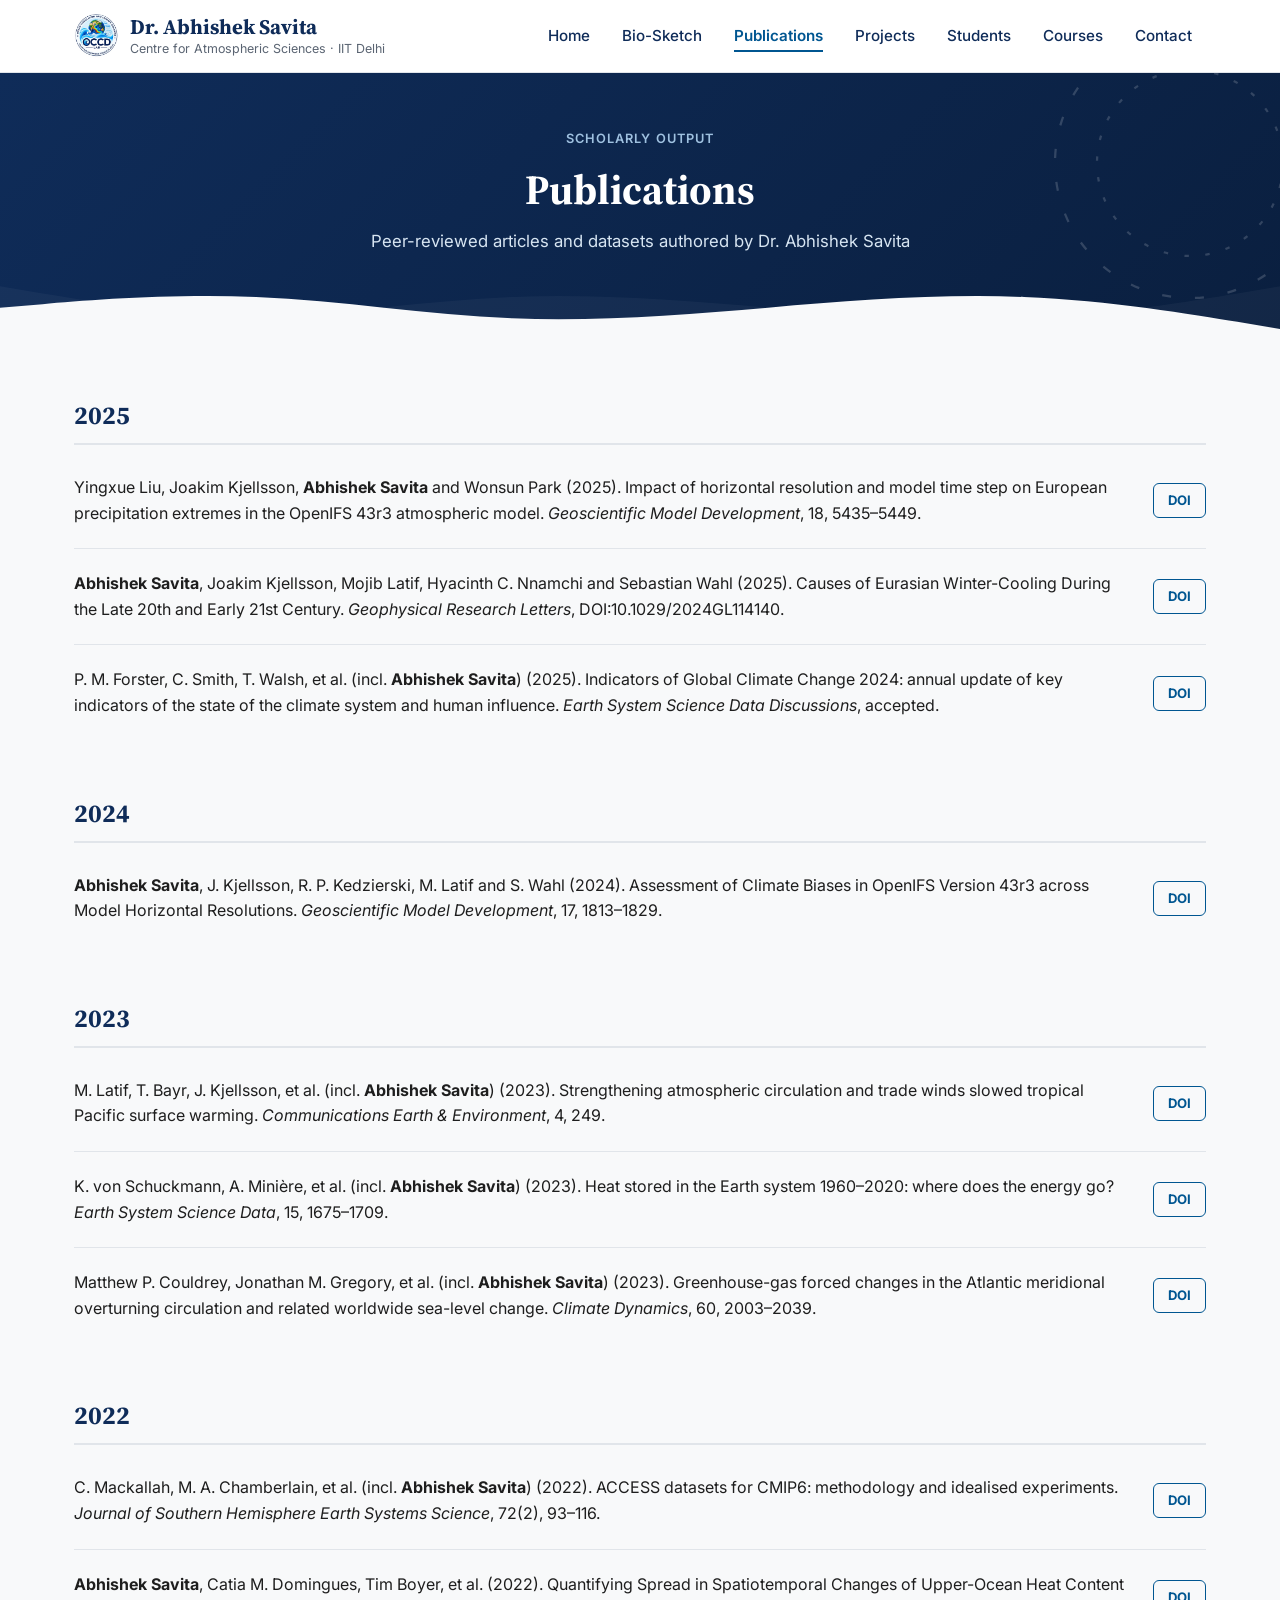
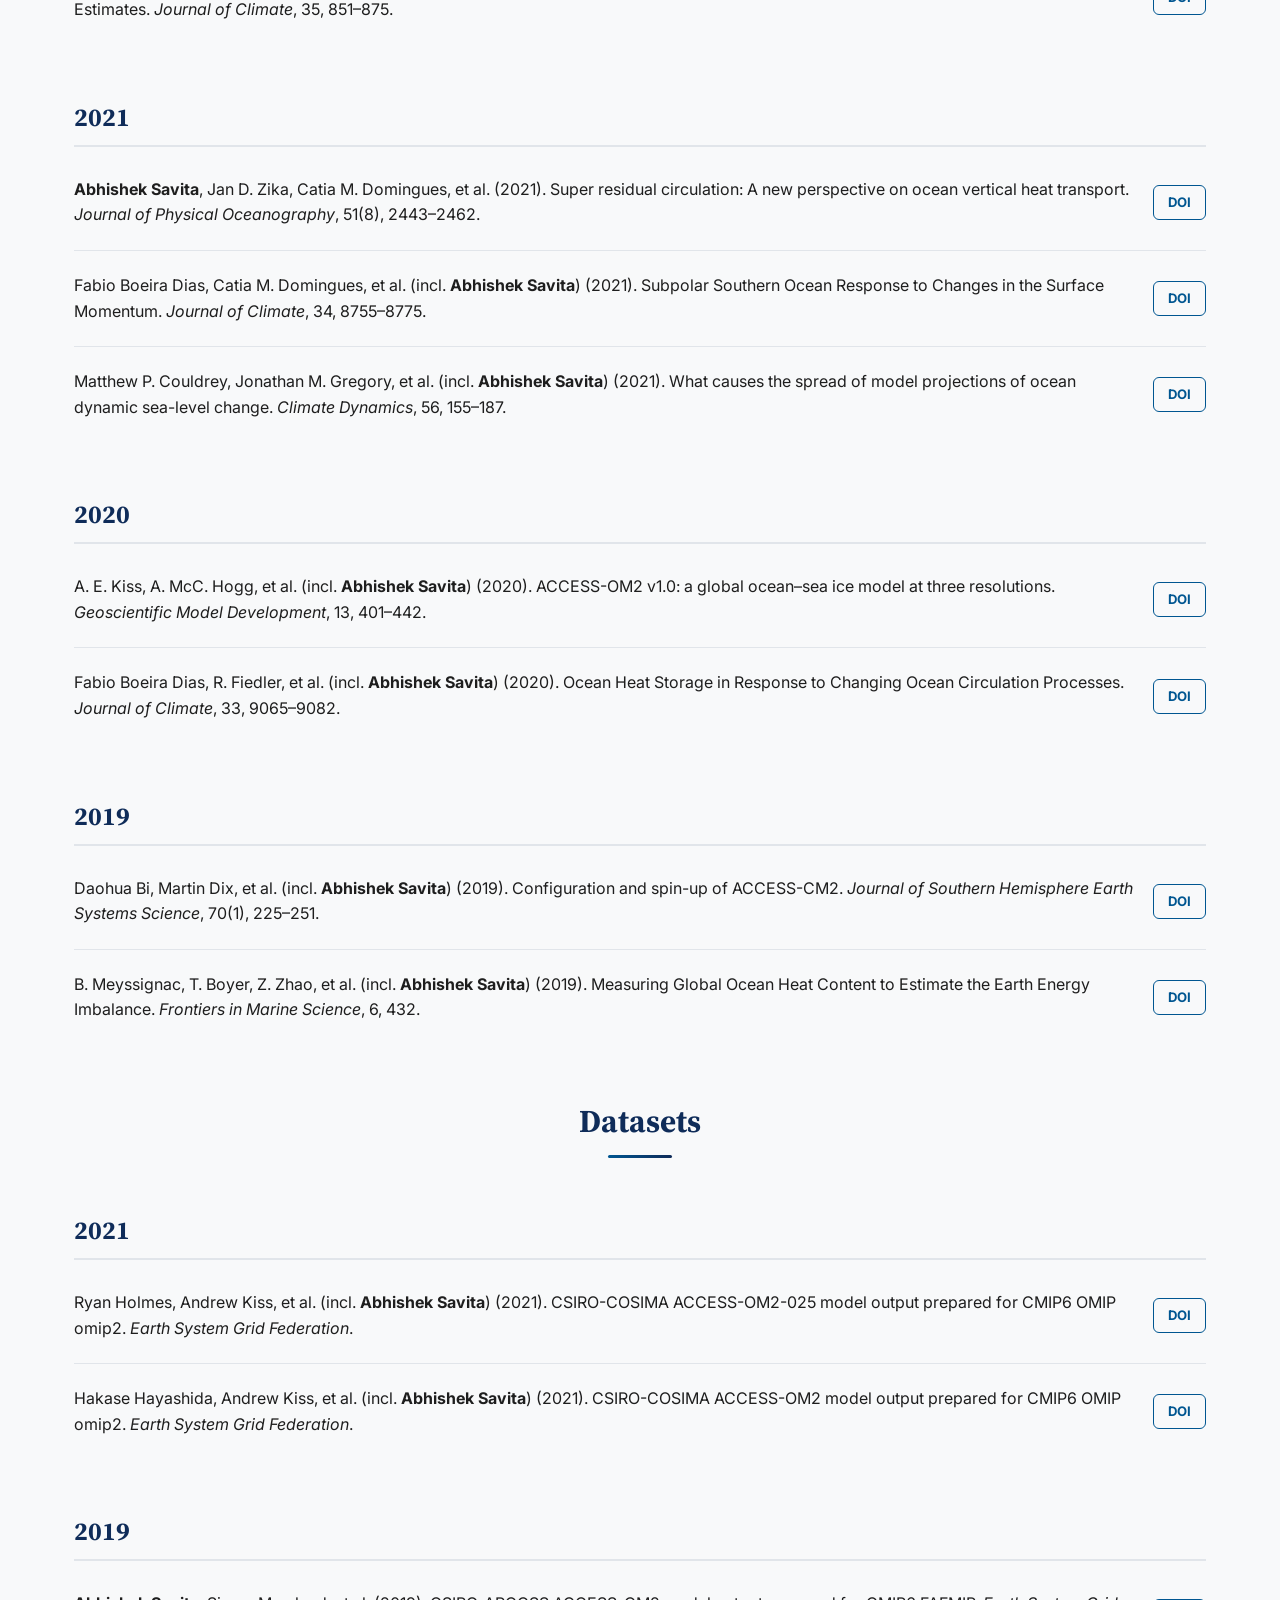
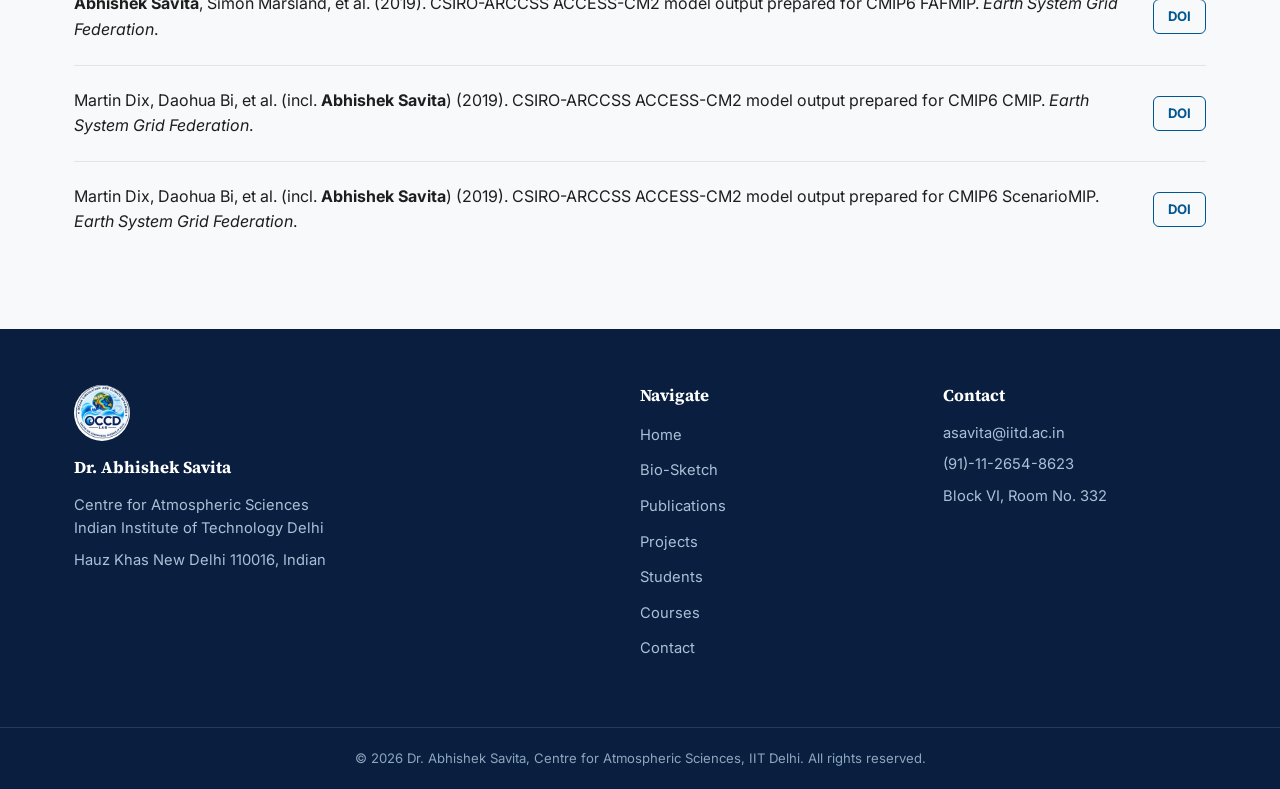
<file: publications.html>
<!DOCTYPE html>
<html lang="en">
<head>
  <meta charset="UTF-8" />
  <meta name="viewport" content="width=device-width, initial-scale=1.0" />
  <title>Publications | Dr. Abhishek Savita</title>
  <meta name="description" content="Peer-reviewed publications and datasets by Dr. Abhishek Savita on ocean circulation, ocean heat content, and climate variability." />
  <link rel="preconnect" href="https://fonts.googleapis.com">
  <link rel="preconnect" href="https://fonts.gstatic.com" crossorigin>
  <link href="https://fonts.googleapis.com/css2?family=Inter:wght@400;500;600;700;800&family=Source+Serif+4:wght@600;700&display=swap" rel="stylesheet">
  <link rel="icon" type="image/jpeg" href="images/occd-lab-logo.jpg" />
<link rel="stylesheet" href="css/style.css" />
</head>
<body>

  <header class="site-header">
    <div class="container header-inner">
      <div class="brand">
        <a href="index.html" class="brand-link">
          <img src="images/occd-lab-logo.jpg" alt="OCCD Lab logo" class="brand-logo" />
          <div class="brand-text">
          <span class="brand-title" id="site-brand-title">Dr. Abhishek Savita</span>
          <span class="brand-subtitle" id="site-brand-subtitle">Centre for Atmospheric Sciences &middot; IIT Delhi</span>
          </div>
        </a>
      </div>

      <button class="nav-toggle" id="navToggle" aria-label="Toggle navigation menu" aria-expanded="false" aria-controls="primaryNav">
        <span></span><span></span><span></span>
      </button>

      <nav class="primary-nav" id="primaryNav" aria-label="Primary">
        <ul>
          <li><a href="index.html">Home</a></li>
          <li><a href="biosketch.html">Bio-Sketch</a></li>
          <li><a href="publications.html" class="active">Publications</a></li>
          <li><a href="projects.html">Projects</a></li>
          <li><a href="students.html">Students</a></li>
          <li><a href="courses.html">Courses</a></li>
          <li><a href="contact.html">Contact</a></li>
        </ul>
      </nav>
    </div>
  </header>

  <main>

    <section class="page-hero">
      <svg class="gyre-decoration" viewBox="0 0 200 200" aria-hidden="true" focusable="false">
        <circle class="gyre-ring gyre-ring-outer" cx="100" cy="100" r="90" />
        <circle class="gyre-ring gyre-ring-inner" cx="100" cy="100" r="62" />
      </svg>
      <div class="container">
        <p class="hero-eyebrow">Scholarly Output</p>
        <h1>Publications</h1>
        <p class="page-hero-subtitle">Peer-reviewed articles and datasets authored by Dr. Abhishek Savita</p>
      </div>
      <div class="hero-waves" aria-hidden="true">
        <div class="wave-track wave-track-back">
          <svg viewBox="0 0 1440 120" preserveAspectRatio="none"><path d="M0,32L48,42.7C96,53,192,75,288,74.7C384,75,480,53,576,48C672,43,768,53,864,64C960,75,1056,85,1152,80C1248,75,1344,53,1392,42.7L1440,32L1440,120L0,120Z"></path></svg>
          <svg viewBox="0 0 1440 120" preserveAspectRatio="none"><path d="M0,32L48,42.7C96,53,192,75,288,74.7C384,75,480,53,576,48C672,43,768,53,864,64C960,75,1056,85,1152,80C1248,75,1344,53,1392,42.7L1440,32L1440,120L0,120Z"></path></svg>
        </div>
        <div class="wave-track wave-track-front">
          <svg viewBox="0 0 1440 120" preserveAspectRatio="none"><path d="M0,64L48,58.7C96,53,192,43,288,48C384,53,480,75,576,80C672,85,768,75,864,64C960,53,1056,43,1152,48C1248,53,1344,75,1392,85.3L1440,96L1440,120L0,120Z"></path></svg>
          <svg viewBox="0 0 1440 120" preserveAspectRatio="none"><path d="M0,64L48,58.7C96,53,192,43,288,48C384,53,480,75,576,80C672,85,768,75,864,64C960,53,1056,43,1152,48C1248,53,1344,75,1392,85.3L1440,96L1440,120L0,120Z"></path></svg>
        </div>
      </div>
    </section>

    <div class="container">

      <div id="publications-list"></div>

      <section class="team-section" aria-labelledby="datasets-heading">
        <div class="section-heading">
          <h2 id="datasets-heading">Datasets</h2>
        </div>
        <div id="datasets-list"></div>
      </section>

    </div>
  </main>

  <footer class="site-footer">
    <div class="container footer-inner">
      <div class="footer-col footer-about">
        <img src="images/occd-lab-logo.jpg" alt="OCCD Lab logo" class="footer-logo" />
        <h3 id="footer-about-name">Dr. Abhishek Savita</h3>
        <p id="footer-about-dept">Centre for Atmospheric Sciences<br />Indian Institute of Technology Delhi</p>
        <p id="footer-about-address">Hauz Khas New Delhi 110016, Indian</p>
      </div>
      <div class="footer-col footer-nav">
        <h3>Navigate</h3>
        <ul>
          <li><a href="index.html">Home</a></li>
          <li><a href="biosketch.html">Bio-Sketch</a></li>
          <li><a href="publications.html">Publications</a></li>
          <li><a href="projects.html">Projects</a></li>
          <li><a href="students.html">Students</a></li>
          <li><a href="courses.html">Courses</a></li>
          <li><a href="contact.html">Contact</a></li>
        </ul>
      </div>
      <div class="footer-col footer-contact">
        <h3>Contact</h3>
        <p><a href="mailto:asavita@iitd.ac.in" id="footer-contact-email">asavita@iitd.ac.in</a></p>
        <p id="footer-contact-phone">(91)-11-2654-8623</p>
        <p id="footer-contact-office">Block VI, Room No. 332</p>
      </div>
    </div>
    <div class="footer-bottom">
      <div class="container">
        <p id="footer-copyright">&copy; 2026 Dr. Abhishek Savita, Centre for Atmospheric Sciences, IIT Delhi. All rights reserved.</p>
      </div>
    </div>
  </footer>

  <script src="js/main.js" defer></script>
  <script src="js/site-chrome.js" defer></script>
  <script src="js/publications-render.js" defer></script>
</body>
</html>
</file>
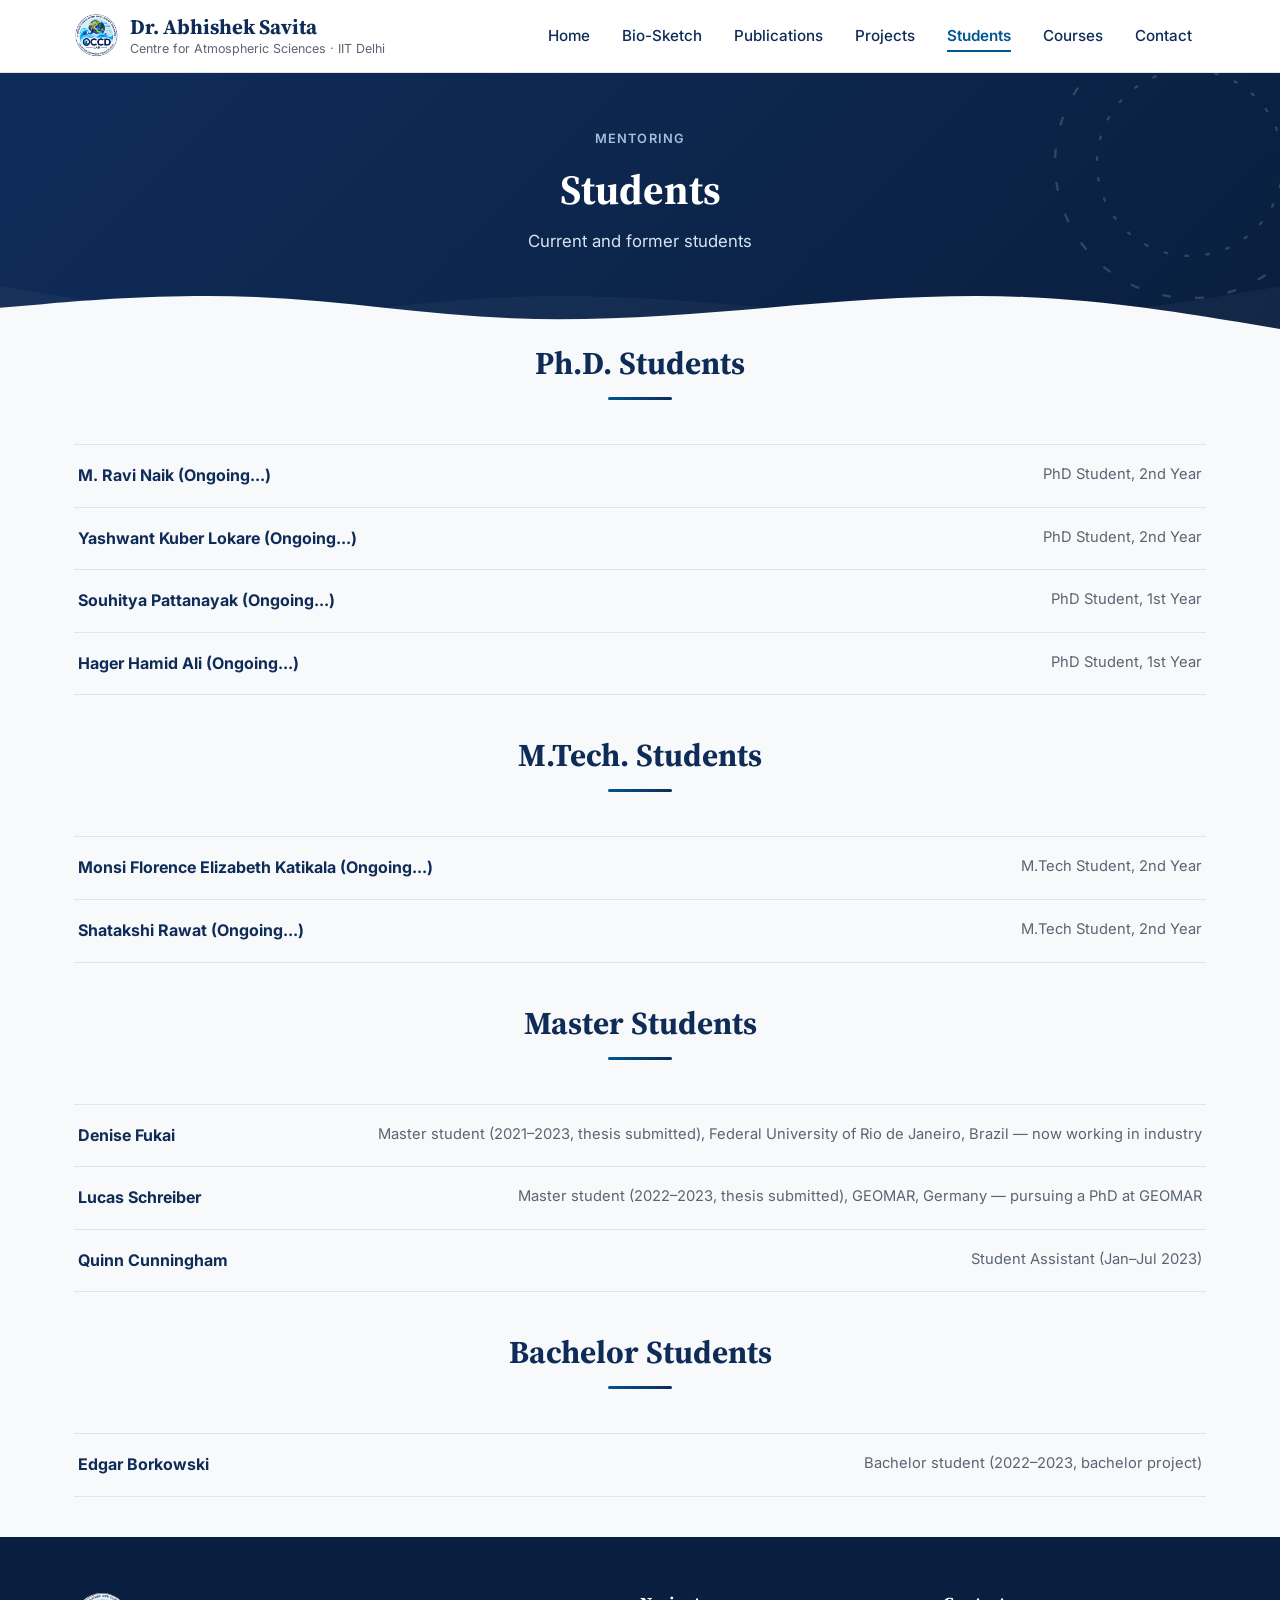
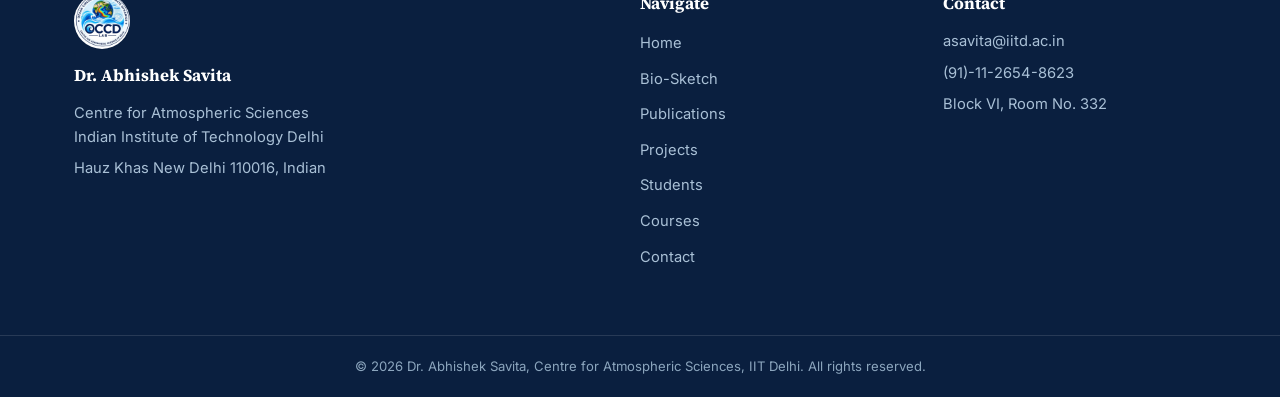
<file: students.html>
<!DOCTYPE html>
<html lang="en">
<head>
  <meta charset="UTF-8" />
  <meta name="viewport" content="width=device-width, initial-scale=1.0" />
  <title>Students | Dr. Abhishek Savita</title>
  <meta name="description" content="Current and former students supervised by Dr. Abhishek Savita, Centre for Atmospheric Sciences, IIT Delhi." />
  <link rel="preconnect" href="https://fonts.googleapis.com">
  <link rel="preconnect" href="https://fonts.gstatic.com" crossorigin>
  <link href="https://fonts.googleapis.com/css2?family=Inter:wght@400;500;600;700;800&family=Source+Serif+4:wght@600;700&display=swap" rel="stylesheet">
  <link rel="icon" type="image/jpeg" href="images/occd-lab-logo.jpg" />
<link rel="stylesheet" href="css/style.css" />
</head>
<body>

  <header class="site-header">
    <div class="container header-inner">
      <div class="brand">
        <a href="index.html" class="brand-link">
          <img src="images/occd-lab-logo.jpg" alt="OCCD Lab logo" class="brand-logo" />
          <div class="brand-text">
          <span class="brand-title" id="site-brand-title">Dr. Abhishek Savita</span>
          <span class="brand-subtitle" id="site-brand-subtitle">Centre for Atmospheric Sciences &middot; IIT Delhi</span>
          </div>
        </a>
      </div>

      <button class="nav-toggle" id="navToggle" aria-label="Toggle navigation menu" aria-expanded="false" aria-controls="primaryNav">
        <span></span><span></span><span></span>
      </button>

      <nav class="primary-nav" id="primaryNav" aria-label="Primary">
        <ul>
          <li><a href="index.html">Home</a></li>
          <li><a href="biosketch.html">Bio-Sketch</a></li>
          <li><a href="publications.html">Publications</a></li>
          <li><a href="projects.html">Projects</a></li>
          <li><a href="students.html" class="active">Students</a></li>
          <li><a href="courses.html">Courses</a></li>
          <li><a href="contact.html">Contact</a></li>
        </ul>
      </nav>
    </div>
  </header>

  <main>

    <section class="page-hero">
      <svg class="gyre-decoration" viewBox="0 0 200 200" aria-hidden="true" focusable="false">
        <circle class="gyre-ring gyre-ring-outer" cx="100" cy="100" r="90" />
        <circle class="gyre-ring gyre-ring-inner" cx="100" cy="100" r="62" />
      </svg>
      <div class="container">
        <p class="hero-eyebrow">Mentoring</p>
        <h1>Students</h1>
        <p class="page-hero-subtitle">Current and former students</p>
      </div>
      <div class="hero-waves" aria-hidden="true">
        <div class="wave-track wave-track-back">
          <svg viewBox="0 0 1440 120" preserveAspectRatio="none"><path d="M0,32L48,42.7C96,53,192,75,288,74.7C384,75,480,53,576,48C672,43,768,53,864,64C960,75,1056,85,1152,80C1248,75,1344,53,1392,42.7L1440,32L1440,120L0,120Z"></path></svg>
          <svg viewBox="0 0 1440 120" preserveAspectRatio="none"><path d="M0,32L48,42.7C96,53,192,75,288,74.7C384,75,480,53,576,48C672,43,768,53,864,64C960,75,1056,85,1152,80C1248,75,1344,53,1392,42.7L1440,32L1440,120L0,120Z"></path></svg>
        </div>
        <div class="wave-track wave-track-front">
          <svg viewBox="0 0 1440 120" preserveAspectRatio="none"><path d="M0,64L48,58.7C96,53,192,43,288,48C384,53,480,75,576,80C672,85,768,75,864,64C960,53,1056,43,1152,48C1248,53,1344,75,1392,85.3L1440,96L1440,120L0,120Z"></path></svg>
          <svg viewBox="0 0 1440 120" preserveAspectRatio="none"><path d="M0,64L48,58.7C96,53,192,43,288,48C384,53,480,75,576,80C672,85,768,75,864,64C960,53,1056,43,1152,48C1248,53,1344,75,1392,85.3L1440,96L1440,120L0,120Z"></path></svg>
        </div>
      </div>
    </section>

    <div class="container">

      <section class="alumni-section" aria-labelledby="phd-heading">
        <div class="section-heading">
          <h2 id="phd-heading">Ph.D. Students</h2>
        </div>
        <p class="research-intro" id="phd-students-empty">Coming soon &hellip;</p>
        <ul class="alumni-list" id="phd-students-list"></ul>
      </section>

      <section class="alumni-section" aria-labelledby="mtech-heading">
        <div class="section-heading">
          <h2 id="mtech-heading">M.Tech. Students</h2>
        </div>
        <p class="research-intro" id="mtech-students-empty">Coming soon &hellip;</p>
        <ul class="alumni-list" id="mtech-students-list"></ul>
      </section>

      <section class="alumni-section" aria-labelledby="master-heading">
        <div class="section-heading">
          <h2 id="master-heading">Master Students</h2>
        </div>
        <p class="research-intro" id="master-students-empty" hidden>Coming soon &hellip;</p>
        <ul class="alumni-list" id="master-students-list"></ul>
      </section>

      <section class="alumni-section" aria-labelledby="bachelor-heading">
        <div class="section-heading">
          <h2 id="bachelor-heading">Bachelor Students</h2>
        </div>
        <p class="research-intro" id="bachelor-students-empty" hidden>Coming soon &hellip;</p>
        <ul class="alumni-list" id="bachelor-students-list"></ul>
      </section>

    </div>
  </main>

  <footer class="site-footer">
    <div class="container footer-inner">
      <div class="footer-col footer-about">
        <img src="images/occd-lab-logo.jpg" alt="OCCD Lab logo" class="footer-logo" />
        <h3 id="footer-about-name">Dr. Abhishek Savita</h3>
        <p id="footer-about-dept">Centre for Atmospheric Sciences<br />Indian Institute of Technology Delhi</p>
        <p id="footer-about-address">Hauz Khas New Delhi 110016, Indian</p>
      </div>
      <div class="footer-col footer-nav">
        <h3>Navigate</h3>
        <ul>
          <li><a href="index.html">Home</a></li>
          <li><a href="biosketch.html">Bio-Sketch</a></li>
          <li><a href="publications.html">Publications</a></li>
          <li><a href="projects.html">Projects</a></li>
          <li><a href="students.html">Students</a></li>
          <li><a href="courses.html">Courses</a></li>
          <li><a href="contact.html">Contact</a></li>
        </ul>
      </div>
      <div class="footer-col footer-contact">
        <h3>Contact</h3>
        <p><a href="mailto:asavita@iitd.ac.in" id="footer-contact-email">asavita@iitd.ac.in</a></p>
        <p id="footer-contact-phone">(91)-11-2654-8623</p>
        <p id="footer-contact-office">Block VI, Room No. 332</p>
      </div>
    </div>
    <div class="footer-bottom">
      <div class="container">
        <p id="footer-copyright">&copy; 2026 Dr. Abhishek Savita, Centre for Atmospheric Sciences, IIT Delhi. All rights reserved.</p>
      </div>
    </div>
  </footer>

  <script src="js/main.js" defer></script>
  <script src="js/site-chrome.js" defer></script>
  <script src="js/students-render.js" defer></script>
</body>
</html>
</file>
<file: css/style.css>
/* ==========================================================================
   Dr. Abhishek Savita — Base Stylesheet
   ========================================================================== */

/* ---------- 1. CSS Variables & Palette ---------- */
:root {
  /* Color palette */
  --color-navy: #0F2C59;
  --color-navy-dark: #0A1F3F;
  --color-accent: #005691;
  --color-accent-light: #2C7BB0;
  --color-bg: #F8F9FA;
  --color-bg-alt: #FFFFFF;
  --color-text: #1E1E1E;
  --color-text-muted: #5A6472;
  --color-border: #E1E5EA;
  --color-white: #FFFFFF;

  /* Typography */
  --font-body: 'Inter', -apple-system, BlinkMacSystemFont, 'Segoe UI', Roboto, sans-serif;
  --font-heading: 'Source Serif 4', Georgia, 'Times New Roman', serif;

  /* Layout */
  --max-width: 1180px;
  --radius-sm: 6px;
  --radius-md: 12px;
  --radius-lg: 20px;
  --shadow-sm: 0 1px 3px rgba(15, 44, 89, 0.08);
  --shadow-md: 0 6px 20px rgba(15, 44, 89, 0.10);
  --shadow-lg: 0 16px 40px rgba(15, 44, 89, 0.16);
  --transition: 0.2s ease-in-out;
}

/* ---------- 2. Reset & Base ---------- */
*,
*::before,
*::after {
  box-sizing: border-box;
}

html {
  scroll-behavior: smooth;
}

body {
  margin: 0;
  font-family: var(--font-body);
  color: var(--color-text);
  background-color: var(--color-bg);
  line-height: 1.6;
  -webkit-font-smoothing: antialiased;
  overflow-wrap: anywhere;
}

img {
  max-width: 100%;
  display: block;
}

a {
  color: inherit;
  text-decoration: none;
}

ul {
  list-style: none;
  margin: 0;
  padding: 0;
}

h1, h2, h3, h4 {
  font-family: var(--font-heading);
  color: var(--color-navy);
  line-height: 1.25;
  margin: 0 0 0.6em;
}

p {
  margin: 0 0 1em;
  color: var(--color-text);
}

.container {
  width: 100%;
  max-width: var(--max-width);
  margin-inline: auto;
  padding-inline: 24px;
}

/* ---------- 3. Scroll-Reveal Utility ----------
   Deliberately placed early in the cascade: it shares transform/opacity
   with several component :hover rules below at equal specificity
   (.reveal.in-view vs. e.g. .theme-card:hover), and CSS resolves ties by
   source order. Keeping this block first lets those later, more specific
   hover states win instead of being cancelled by the resting reveal state. */
.reveal {
  opacity: 0;
  transform: translateY(28px);
  transition: opacity 0.7s ease, transform 0.7s ease;
}

.reveal.in-view {
  opacity: 1;
  transform: translateY(0);
}

/* Light stagger so grid items settle into place one after another rather
   than all at once — reused across every card grid on the site. */
.reveal:nth-child(1) { transition-delay: 0.05s; }
.reveal:nth-child(2) { transition-delay: 0.12s; }
.reveal:nth-child(3) { transition-delay: 0.19s; }
.reveal:nth-child(4) { transition-delay: 0.26s; }
.reveal:nth-child(5) { transition-delay: 0.33s; }
.reveal:nth-child(6) { transition-delay: 0.4s; }

/* ---------- 4. Buttons ---------- */
.btn {
  display: inline-block;
  padding: 12px 26px;
  border-radius: var(--radius-sm);
  font-weight: 600;
  font-size: 0.95rem;
  border: 2px solid transparent;
  cursor: pointer;
  transition: transform var(--transition), box-shadow var(--transition), background-color var(--transition), color var(--transition);
}

.btn-primary {
  background-color: var(--color-white);
  color: var(--color-navy);
}

.btn-primary:hover {
  transform: translateY(-2px);
  box-shadow: var(--shadow-md);
}

.btn-outline {
  background-color: transparent;
  color: var(--color-white);
  border-color: rgba(255, 255, 255, 0.6);
}

.btn-outline:hover {
  background-color: rgba(255, 255, 255, 0.12);
  border-color: var(--color-white);
  transform: translateY(-2px);
}

.btn-accent {
  background-color: var(--color-accent);
  color: var(--color-white);
  white-space: nowrap;
}

.btn-accent:hover {
  background-color: var(--color-accent-light);
  transform: translateY(-2px);
  box-shadow: var(--shadow-sm);
}

/* ---------- 5. Header & Navigation ---------- */
.site-header {
  background-color: var(--color-white);
  border-bottom: 1px solid var(--color-border);
  position: sticky;
  top: 0;
  z-index: 100;
}

.header-inner {
  display: flex;
  align-items: center;
  justify-content: space-between;
  padding-block: 14px;
  gap: 24px;
}

.brand-link {
  display: flex;
  align-items: center;
  gap: 12px;
}

.brand-logo {
  width: 44px;
  height: 44px;
  border-radius: 50%;
  flex-shrink: 0;
  object-fit: cover;
}

.brand-text {
  display: flex;
  flex-direction: column;
  line-height: 1.2;
}

.brand-title {
  font-family: var(--font-heading);
  font-weight: 700;
  font-size: 1.3rem;
  color: var(--color-navy);
}

.brand-subtitle {
  font-size: 0.78rem;
  color: var(--color-text-muted);
  margin-top: 2px;
}

.primary-nav ul {
  display: flex;
  gap: 4px;
}

.primary-nav a {
  display: inline-block;
  padding: 10px 14px;
  font-weight: 500;
  font-size: 0.95rem;
  color: var(--color-navy);
  border-radius: var(--radius-sm);
  position: relative;
  transition: color var(--transition), background-color var(--transition);
}

.primary-nav a::after {
  content: '';
  position: absolute;
  left: 14px;
  right: 14px;
  bottom: 6px;
  height: 2px;
  background-color: var(--color-accent);
  transform: scaleX(0);
  transform-origin: left;
  transition: transform var(--transition);
}

.primary-nav a:hover,
.primary-nav a:focus-visible {
  color: var(--color-accent);
  background-color: rgba(0, 86, 145, 0.06);
}

.primary-nav a:hover::after,
.primary-nav a.active::after {
  transform: scaleX(1);
}

.primary-nav a.active {
  color: var(--color-accent);
  font-weight: 600;
}

.nav-toggle {
  display: none;
  flex-direction: column;
  justify-content: center;
  gap: 5px;
  width: 40px;
  height: 40px;
  background: none;
  border: none;
  cursor: pointer;
  padding: 0;
}

.nav-toggle span {
  display: block;
  width: 100%;
  height: 2px;
  background-color: var(--color-navy);
  border-radius: 2px;
  transition: transform var(--transition), opacity var(--transition);
}

/* ---------- 6. Hero Banner ---------- */
.hero {
  position: relative;
  overflow: hidden;
  background: linear-gradient(135deg, var(--color-navy) 0%, var(--color-navy-dark) 100%);
  color: var(--color-white);
  padding-block: 88px 116px;
}

.hero-grid {
  position: relative;
  z-index: 2;
  display: grid;
  grid-template-columns: 1.15fr 0.85fr;
  align-items: center;
  gap: 32px;
}

.hero-text {
  max-width: 620px;
}

.hero-visual {
  display: flex;
  justify-content: center;
}

.hero-visual img {
  width: 100%;
  max-width: 420px;
  aspect-ratio: 1 / 1;
}

/* ----- Ocean current / gyre motif -----
   A slowly rotating dashed double-ring, evoking the layered rotation of an
   ocean gyre, plus a looping wave-current divider at the base of every
   hero banner. Both are purely decorative (aria-hidden) and pause under
   prefers-reduced-motion, see section 21. */
.gyre-decoration {
  position: absolute;
  top: -60px;
  right: -60px;
  width: 300px;
  height: 300px;
  z-index: 1;
  opacity: 0.16;
  pointer-events: none;
}

.gyre-ring {
  fill: none;
  stroke: var(--color-white);
  stroke-width: 1.5;
  transform-box: fill-box;
  transform-origin: center;
}

.gyre-ring-outer {
  stroke-dasharray: 6 16;
  animation: gyre-spin 90s linear infinite;
}

.gyre-ring-inner {
  stroke-dasharray: 3 11;
  animation: gyre-spin-reverse 55s linear infinite;
}

@keyframes gyre-spin {
  to { transform: rotate(360deg); }
}

@keyframes gyre-spin-reverse {
  to { transform: rotate(-360deg); }
}

.hero-waves {
  position: absolute;
  left: 0;
  right: 0;
  bottom: -2px;
  height: 80px;
  z-index: 1;
  overflow: hidden;
  line-height: 0;
  pointer-events: none;
}

.wave-track {
  position: absolute;
  bottom: 0;
  left: 0;
  display: flex;
  width: 200%;
  height: 100%;
  animation: wave-flow 24s linear infinite;
  will-change: transform;
}

.wave-track svg {
  width: 50%;
  height: 100%;
  flex-shrink: 0;
  display: block;
}

.wave-track-back {
  opacity: 0.5;
  animation-duration: 30s;
}

.wave-track-back path {
  fill: rgba(255, 255, 255, 0.08);
}

.wave-track-front {
  animation-duration: 17s;
  animation-direction: reverse;
}

.wave-track-front path {
  fill: var(--color-bg);
}

@keyframes wave-flow {
  from { transform: translateX(0); }
  to { transform: translateX(-50%); }
}

.hero-eyebrow {
  text-transform: uppercase;
  letter-spacing: 0.08em;
  font-size: 0.8rem;
  font-weight: 600;
  color: #9FC1E0;
  margin-bottom: 14px;
}

.hero-title {
  color: var(--color-white);
  font-size: clamp(2rem, 4vw, 3rem);
  margin-bottom: 0.4em;
}

.hero-subtitle {
  font-size: 1.15rem;
  font-weight: 500;
  color: #D7E5F2;
  margin-bottom: 20px;
}

.hero-intro {
  color: #C9D9E8;
  font-size: 1.02rem;
  max-width: 680px;
  margin-bottom: 32px;
}

.hero-actions {
  display: flex;
  flex-wrap: wrap;
  gap: 16px;
}

/* ---------- 7. Announcement Box ---------- */
.announcement {
  display: flex;
  align-items: center;
  gap: 24px;
  background-color: var(--color-white);
  border: 1px solid var(--color-border);
  border-left: 5px solid var(--color-accent);
  border-radius: var(--radius-md);
  padding: 28px 32px;
  margin-top: -48px;
  margin-bottom: 72px;
  box-shadow: var(--shadow-lg);
  position: relative;
  z-index: 2;
}

.announcement-icon {
  font-size: 2.2rem;
  flex-shrink: 0;
}

.announcement-content {
  flex: 1;
}

.announcement-content h2 {
  font-size: 1.3rem;
  margin-bottom: 6px;
}

.announcement-content p {
  margin: 0;
  color: var(--color-text-muted);
}

.announcement-action {
  flex-shrink: 0;
}

/* ---------- 8. Section Heading (shared) ---------- */
.section-heading {
  text-align: center;
  max-width: 640px;
  margin: 0 auto 44px;
}

.section-heading h2 {
  font-size: 2rem;
  margin-bottom: 10px;
}

.section-heading p {
  color: var(--color-text-muted);
  margin: 0;
}

/* Animated "current" underline — a small nod to flowing water beneath
   every section heading, tying the theme together site-wide. */
.section-heading h2::after,
.mission h2::after {
  content: '';
  display: block;
  width: 64px;
  height: 3px;
  margin: 14px auto 0;
  border-radius: 2px;
  background: linear-gradient(90deg, var(--color-accent), var(--color-navy) 45%, var(--color-accent));
  background-size: 220% 100%;
  animation: current-flow 5s linear infinite;
}

.mission h2::after {
  background: linear-gradient(90deg, #9FC1E0, var(--color-white) 45%, #9FC1E0);
  background-size: 220% 100%;
}

@keyframes current-flow {
  0% { background-position: 0% 0; }
  100% { background-position: -220% 0; }
}

/* ---------- 9. Lead Researcher Profile ---------- */
.profile-section {
  margin-bottom: 88px;
}

.profile-grid {
  display: grid;
  grid-template-columns: 280px 1fr;
  gap: 48px;
  align-items: start;
  background-color: var(--color-bg-alt);
  border: 1px solid var(--color-border);
  border-radius: var(--radius-lg);
  padding: 40px;
}

.profile-image-wrap {
  display: flex;
  justify-content: center;
}

.profile-image {
  width: 100%;
  max-width: 260px;
  aspect-ratio: 1 / 1;
  object-fit: cover;
  border-radius: 50%;
  border: 6px solid var(--color-bg);
  box-shadow: var(--shadow-md);
}

.profile-eyebrow {
  text-transform: uppercase;
  letter-spacing: 0.06em;
  font-size: 0.78rem;
  font-weight: 700;
  color: var(--color-accent);
  margin-bottom: 8px;
}

.profile-content h2 {
  font-size: 1.9rem;
  margin-bottom: 6px;
}

.profile-titles {
  color: var(--color-text-muted);
  font-weight: 500;
  font-size: 0.95rem;
  margin-bottom: 18px;
}

.profile-subheading {
  font-family: var(--font-body);
  font-size: 1rem;
  font-weight: 700;
  color: var(--color-navy);
  margin-bottom: 12px;
}

.profile-domains {
  display: grid;
  grid-template-columns: repeat(2, 1fr);
  gap: 10px 24px;
  margin-bottom: 24px;
}

.profile-domains li {
  position: relative;
  padding-left: 22px;
  color: var(--color-text);
}

.profile-domains li::before {
  content: '';
  position: absolute;
  left: 0;
  top: 9px;
  width: 8px;
  height: 8px;
  background-color: var(--color-accent);
  border-radius: 50%;
}

.profile-link {
  display: inline-block;
  font-weight: 600;
  color: var(--color-accent);
  border-bottom: 2px solid transparent;
  transition: border-color var(--transition), color var(--transition);
}

.profile-link:hover {
  border-color: var(--color-accent);
  color: var(--color-navy);
}

/* ---------- 10. Mission Statement ---------- */
.mission {
  background-color: var(--color-navy);
  color: var(--color-white);
  border-radius: var(--radius-lg);
  padding: 56px 40px;
  margin-bottom: 88px;
  text-align: center;
}

.mission h2 {
  color: var(--color-white);
  font-size: 2rem;
}

.mission > p {
  max-width: 720px;
  margin: 0 auto 40px;
  color: #D7E5F2;
  font-size: 1.05rem;
}

.mission-points {
  display: grid;
  grid-template-columns: repeat(3, 1fr);
  gap: 32px;
  text-align: left;
}

.mission-point {
  background-color: rgba(255, 255, 255, 0.06);
  border: 1px solid rgba(255, 255, 255, 0.14);
  border-radius: var(--radius-md);
  padding: 24px;
  transition: background-color var(--transition), transform var(--transition);
}

.mission-point:hover {
  background-color: rgba(255, 255, 255, 0.1);
  transform: translateY(-4px);
}

.mission-point h3 {
  color: var(--color-white);
  font-size: 1.1rem;
  margin-bottom: 8px;
}

.mission-point p {
  color: #C9D9E8;
  font-size: 0.92rem;
  margin: 0;
}

/* ---------- 11. Research Themes Grid ---------- */
.research-themes {
  margin-bottom: 88px;
}

.themes-grid {
  display: grid;
  grid-template-columns: repeat(3, 1fr);
  gap: 28px;
}

.theme-card {
  background-color: var(--color-bg-alt);
  border: 1px solid var(--color-border);
  border-radius: var(--radius-md);
  padding: 32px 28px;
  transition: transform var(--transition), box-shadow var(--transition), border-color var(--transition);
}

.theme-card:hover {
  transform: translateY(-6px);
  box-shadow: var(--shadow-md);
  border-color: var(--color-accent);
}

.theme-icon {
  font-size: 2rem;
  margin-bottom: 16px;
  display: inline-block;
}

.theme-card:hover .theme-icon {
  animation: icon-bob 1.6s ease-in-out infinite;
}

@keyframes icon-bob {
  0%, 100% { transform: translateY(0); }
  50% { transform: translateY(-5px); }
}

.theme-card h3 {
  font-size: 1.15rem;
  margin-bottom: 10px;
}

.theme-card p {
  color: var(--color-text-muted);
  font-size: 0.94rem;
  margin: 0;
}

/* ---------- 12. Latest News & Highlights Grid ---------- */
.news-section {
  margin-bottom: 96px;
}

.news-grid {
  display: grid;
  grid-template-columns: repeat(3, 1fr);
  gap: 28px;
}

.news-card {
  background-color: var(--color-bg-alt);
  border: 1px solid var(--color-border);
  border-radius: var(--radius-md);
  overflow: hidden;
  transition: transform var(--transition), box-shadow var(--transition);
}

.news-card:hover {
  transform: translateY(-6px);
  box-shadow: var(--shadow-md);
}

.news-image {
  width: 100%;
  height: 200px;
  object-fit: cover;
}

.news-content {
  padding: 22px 24px 26px;
}

.news-date {
  display: inline-block;
  font-size: 0.78rem;
  font-weight: 700;
  text-transform: uppercase;
  letter-spacing: 0.04em;
  color: var(--color-accent);
  margin-bottom: 10px;
}

.news-content h3 {
  font-size: 1.1rem;
  margin-bottom: 10px;
}

.news-content p {
  color: var(--color-text-muted);
  font-size: 0.92rem;
  margin-bottom: 14px;
}

.news-link {
  font-weight: 600;
  color: var(--color-accent);
  font-size: 0.9rem;
  transition: color var(--transition);
}

.news-link:hover {
  color: var(--color-navy);
}

/* ---------- 13. Footer ---------- */
.site-footer {
  background-color: var(--color-navy-dark);
  color: #C9D9E8;
}

.footer-inner {
  display: grid;
  grid-template-columns: 2fr 1fr 1fr;
  gap: 40px;
  padding-block: 56px;
}

.footer-logo {
  width: 56px;
  height: 56px;
  border-radius: 50%;
  object-fit: cover;
  margin-bottom: 16px;
}

.footer-col h3 {
  color: var(--color-white);
  font-size: 1.05rem;
  margin-bottom: 16px;
}

.footer-col p {
  color: #A9C0D6;
  font-size: 0.92rem;
  margin-bottom: 8px;
}

.footer-col a {
  transition: color var(--transition);
}

.footer-col a:hover {
  color: var(--color-white);
}

.footer-nav ul li {
  margin-bottom: 10px;
}

.footer-nav ul a {
  color: #A9C0D6;
  font-size: 0.92rem;
}

.footer-bottom {
  border-top: 1px solid rgba(255, 255, 255, 0.12);
  padding-block: 20px;
}

.footer-bottom p {
  margin: 0;
  font-size: 0.82rem;
  color: #8CA6BE;
  text-align: center;
}

/* ---------- 14. Inner Page Hero ---------- */
.page-hero {
  position: relative;
  overflow: hidden;
  background: linear-gradient(135deg, var(--color-navy) 0%, var(--color-navy-dark) 100%);
  color: var(--color-white);
  padding-block: 56px 88px;
  text-align: center;
}

.page-hero > .container {
  position: relative;
  z-index: 2;
}

.page-hero h1 {
  color: var(--color-white);
  font-size: clamp(1.8rem, 3.5vw, 2.6rem);
  margin-bottom: 0.3em;
}

.page-hero-subtitle {
  color: #D7E5F2;
  font-size: 1.05rem;
  max-width: 640px;
  margin: 0 auto;
}

.btn-outline-dark {
  background-color: transparent;
  color: var(--color-navy);
  border-color: var(--color-navy);
}

.btn-outline-dark:hover {
  background-color: var(--color-navy);
  color: var(--color-white);
  transform: translateY(-2px);
}

/* ---------- 15. People: Team & Member Cards ---------- */
.team-section {
  margin-bottom: 72px;
}

.member-grid {
  display: grid;
  grid-template-columns: repeat(auto-fit, minmax(240px, 1fr));
  gap: 28px;
}

.member-card {
  background-color: var(--color-bg-alt);
  border: 1px solid var(--color-border);
  border-radius: var(--radius-md);
  padding: 28px 24px;
  text-align: center;
  transition: transform var(--transition), box-shadow var(--transition);
}

.member-card:hover {
  transform: translateY(-6px);
  box-shadow: var(--shadow-md);
}

.member-photo {
  width: 130px;
  height: 130px;
  object-fit: cover;
  border-radius: 50%;
  margin: 0 auto 18px;
  border: 4px solid var(--color-bg);
  box-shadow: var(--shadow-sm);
}

/* Auto-generated fallback avatar for people added via the CMS without a
   photo yet — a colored initials circle instead of a broken image. */
.member-photo-initials {
  display: flex;
  align-items: center;
  justify-content: center;
  color: var(--color-white);
  font-family: var(--font-heading);
  font-weight: 700;
  font-size: 1.8rem;
}

.member-card h3 {
  font-size: 1.1rem;
  margin-bottom: 4px;
}

.member-role {
  text-transform: uppercase;
  letter-spacing: 0.04em;
  font-size: 0.78rem;
  font-weight: 700;
  color: var(--color-accent);
  margin-bottom: 12px;
}

.member-bio {
  color: var(--color-text-muted);
  font-size: 0.9rem;
  margin-bottom: 16px;
}

.member-links {
  display: flex;
  justify-content: center;
  gap: 16px;
}

.member-links a {
  font-size: 0.85rem;
  font-weight: 600;
  color: var(--color-accent);
  border-bottom: 2px solid transparent;
  transition: border-color var(--transition);
}

.member-links a:hover {
  border-color: var(--color-accent);
}

.alumni-section {
  margin-bottom: 40px;
}

.alumni-list {
  border-top: 1px solid var(--color-border);
}

.alumni-list li {
  display: flex;
  flex-wrap: wrap;
  justify-content: space-between;
  gap: 8px;
  padding: 18px 4px;
  border-bottom: 1px solid var(--color-border);
}

.alumni-name {
  font-weight: 700;
  color: var(--color-navy);
}

.alumni-detail {
  color: var(--color-text-muted);
  font-size: 0.92rem;
}

/* ---------- 16. Research Page: Detail Rows ---------- */
.research-intro {
  max-width: 780px;
  font-size: 1.05rem;
  color: var(--color-text-muted);
  margin: 56px auto 64px;
  text-align: center;
}

.research-detail {
  display: grid;
  grid-template-columns: 1fr 1fr;
  gap: 48px;
  align-items: center;
  margin-bottom: 72px;
}

.research-detail img {
  border-radius: var(--radius-md);
  box-shadow: var(--shadow-sm);
  width: 100%;
}

.research-detail.reverse img {
  order: 2;
}

.research-detail-content h2 {
  font-size: 1.6rem;
}

.research-features li {
  position: relative;
  padding-left: 22px;
  margin-bottom: 10px;
  color: var(--color-text);
}

.research-features li::before {
  content: '';
  position: absolute;
  left: 0;
  top: 9px;
  width: 8px;
  height: 8px;
  background-color: var(--color-accent);
  border-radius: 50%;
}

.funding-section {
  margin-bottom: 88px;
}

.funding-list {
  border-top: 1px solid var(--color-border);
}

.funding-list li {
  padding: 20px 4px;
  border-bottom: 1px solid var(--color-border);
}

.funding-title {
  font-weight: 700;
  color: var(--color-navy);
  margin-bottom: 4px;
}

.funding-meta {
  color: var(--color-text-muted);
  font-size: 0.9rem;
}

/* ---------- 17. Publications ---------- */
.pub-year {
  margin-bottom: 56px;
}

.pub-year:first-of-type {
  margin-top: 56px;
}

.pub-year h2 {
  border-bottom: 2px solid var(--color-border);
  padding-bottom: 12px;
  margin-bottom: 8px;
  font-size: 1.6rem;
}

.pub-item {
  padding: 22px 0;
  border-bottom: 1px solid var(--color-border);
  display: flex;
  flex-wrap: wrap;
  justify-content: space-between;
  align-items: center;
  gap: 16px;
}

.pub-item:last-child {
  border-bottom: none;
}

.pub-citation {
  margin: 0;
  flex: 1 1 480px;
  line-height: 1.6;
}

.pub-links {
  display: flex;
  gap: 12px;
  flex-shrink: 0;
}

.pub-links a {
  font-size: 0.82rem;
  font-weight: 700;
  color: var(--color-accent);
  border: 1.5px solid var(--color-accent);
  padding: 6px 14px;
  border-radius: var(--radius-sm);
  transition: background-color var(--transition), color var(--transition);
}

.pub-links a:hover {
  background-color: var(--color-accent);
  color: var(--color-white);
}

/* ---------- 18. Highlights: Load More ---------- */
.news-more {
  text-align: center;
  margin-top: 40px;
}

/* ---------- 19. Contact Page ---------- */
.contact-grid {
  display: grid;
  grid-template-columns: 1fr 1.2fr;
  gap: 56px;
  margin: 56px 0 48px;
  align-items: start;
}

.contact-info {
  background-color: var(--color-bg-alt);
  border: 1px solid var(--color-border);
  border-radius: var(--radius-md);
  padding: 36px;
}

.contact-info h2,
.contact-form h2 {
  font-size: 1.4rem;
  margin-bottom: 24px;
}

.contact-info-list li {
  display: flex;
  gap: 16px;
  margin-bottom: 26px;
}

.contact-info-list strong {
  display: block;
  color: var(--color-navy);
  margin-bottom: 4px;
}

.contact-info-list p {
  margin: 0;
  color: var(--color-text-muted);
}

.contact-icon {
  font-size: 1.3rem;
  flex-shrink: 0;
  line-height: 1.5;
}

.contact-form {
  background-color: var(--color-bg-alt);
  border: 1px solid var(--color-border);
  border-radius: var(--radius-md);
  padding: 36px;
}

.form-group {
  margin-bottom: 20px;
}

.form-group label {
  display: block;
  font-weight: 600;
  font-size: 0.9rem;
  margin-bottom: 6px;
  color: var(--color-navy);
}

.form-group input,
.form-group textarea {
  width: 100%;
  padding: 11px 14px;
  border: 1px solid var(--color-border);
  border-radius: var(--radius-sm);
  font-family: var(--font-body);
  font-size: 0.95rem;
  color: var(--color-text);
  background-color: var(--color-bg);
  transition: border-color var(--transition), box-shadow var(--transition);
}

.form-group input:focus,
.form-group textarea:focus {
  outline: none;
  border-color: var(--color-accent);
  box-shadow: 0 0 0 3px rgba(0, 86, 145, 0.12);
  background-color: var(--color-white);
}

.form-group textarea {
  resize: vertical;
}

.form-status {
  margin-bottom: 20px;
  padding: 12px 14px;
  border-radius: var(--radius-sm);
  font-size: 0.9rem;
  font-weight: 600;
  background-color: var(--color-bg);
  border: 1px solid var(--color-border);
  color: var(--color-text);
}

.form-status-success {
  background-color: #E6F4EA;
  border-color: #A8D5B5;
  color: #1E7A34;
}

.form-status-error {
  background-color: #FCE8E6;
  border-color: #F3B4AE;
  color: #B3261E;
}

.map-wrap {
  margin-bottom: 72px;
}

.map-wrap img {
  border-radius: var(--radius-md);
  width: 100%;
  border: 1px solid var(--color-border);
}

/* ==========================================================================
   20. Responsive Design (Mobile-first breakpoints)
   ========================================================================== */

/* Tablet and below */
@media (max-width: 960px) {
  .profile-grid {
    grid-template-columns: 1fr;
    text-align: center;
    padding: 32px 28px;
  }

  .profile-image-wrap {
    margin-bottom: 8px;
  }

  .profile-domains {
    grid-template-columns: 1fr;
    text-align: left;
    max-width: 320px;
    margin-inline: auto;
    margin-bottom: 24px;
  }

  .mission-points,
  .themes-grid,
  .news-grid {
    grid-template-columns: repeat(2, 1fr);
  }

  .footer-inner {
    grid-template-columns: 1fr 1fr;
  }

  .footer-about {
    grid-column: 1 / -1;
  }

  .research-detail {
    grid-template-columns: 1fr;
    gap: 24px;
  }

  .research-detail.reverse img {
    order: 0;
  }

  .contact-grid {
    grid-template-columns: 1fr;
    gap: 40px;
  }

  .hero-grid {
    grid-template-columns: 1fr;
    text-align: center;
  }

  .hero-text {
    max-width: none;
    margin-inline: auto;
  }

  .hero-actions {
    justify-content: center;
  }

  .hero-visual img {
    max-width: 260px;
  }
}

/* Collapsible nav — the horizontal link row plus the "Climate Dynamics
   Lab" branding no longer fit side by side once the viewport drops below
   roughly 1020px (verified: link text starts wrapping to a second line
   right at that width), well above the 720px mobile-layout breakpoint
   below. So the hamburger menu gets its own, wider breakpoint. */
@media (max-width: 1080px) {
  .nav-toggle {
    display: flex;
  }

  .primary-nav {
    position: absolute;
    top: 100%;
    left: 0;
    right: 0;
    background-color: var(--color-white);
    border-bottom: 1px solid var(--color-border);
    box-shadow: var(--shadow-md);
    max-height: 0;
    overflow: hidden;
    transition: max-height var(--transition);
  }

  .primary-nav.open {
    max-height: 400px;
  }

  .primary-nav ul {
    flex-direction: column;
    padding: 8px 24px 16px;
    gap: 0;
  }

  .primary-nav a {
    display: block;
    padding: 12px 8px;
  }

  .primary-nav a::after {
    display: none;
  }
}

/* Mobile single-column layouts */
@media (max-width: 720px) {
  .hero {
    padding-block: 64px 72px;
  }

  .announcement {
    flex-direction: column;
    align-items: flex-start;
    text-align: left;
    margin-top: -32px;
  }

  .announcement-action {
    width: 100%;
  }

  .announcement-action .btn {
    width: 100%;
    text-align: center;
  }

  .mission {
    padding: 40px 24px;
  }

  .mission-points,
  .themes-grid,
  .news-grid,
  .member-grid {
    grid-template-columns: 1fr;
  }

  .footer-inner {
    grid-template-columns: 1fr;
    text-align: center;
  }

  .page-hero {
    padding-block: 48px 56px;
  }

  .alumni-list li {
    flex-direction: column;
    gap: 4px;
  }

  .pub-item {
    flex-direction: column;
    align-items: flex-start;
  }

  .pub-citation {
    flex-basis: auto;
  }

  .contact-form {
    padding: 24px;
  }
}

/* Small phones */
@media (max-width: 420px) {
  .hero-title {
    font-size: 1.7rem;
  }

  .hero-actions {
    flex-direction: column;
  }

  .hero-actions .btn {
    width: 100%;
    text-align: center;
  }

  .brand-title {
    font-size: 1.1rem;
  }

  .brand-subtitle {
    font-size: 0.7rem;
  }

  .gyre-decoration {
    width: 180px;
    height: 180px;
    top: -30px;
    right: -30px;
  }
}

/* ==========================================================================
   21. Reduced Motion
   ========================================================================== */

@media (prefers-reduced-motion: reduce) {
  html {
    scroll-behavior: auto;
  }

  .wave-track,
  .gyre-ring-outer,
  .gyre-ring-inner,
  .section-heading h2::after,
  .mission h2::after,
  .theme-card:hover .theme-icon {
    animation: none !important;
  }

  .reveal {
    transition: none;
    opacity: 1;
    transform: none;
  }

  .theme-card:hover,
  .news-card:hover,
  .member-card:hover,
  .mission-point:hover,
  .btn:hover,
  .btn-primary:hover,
  .btn-outline:hover,
  .btn-outline-dark:hover,
  .btn-accent:hover {
    transform: none;
  }
}
</file>
